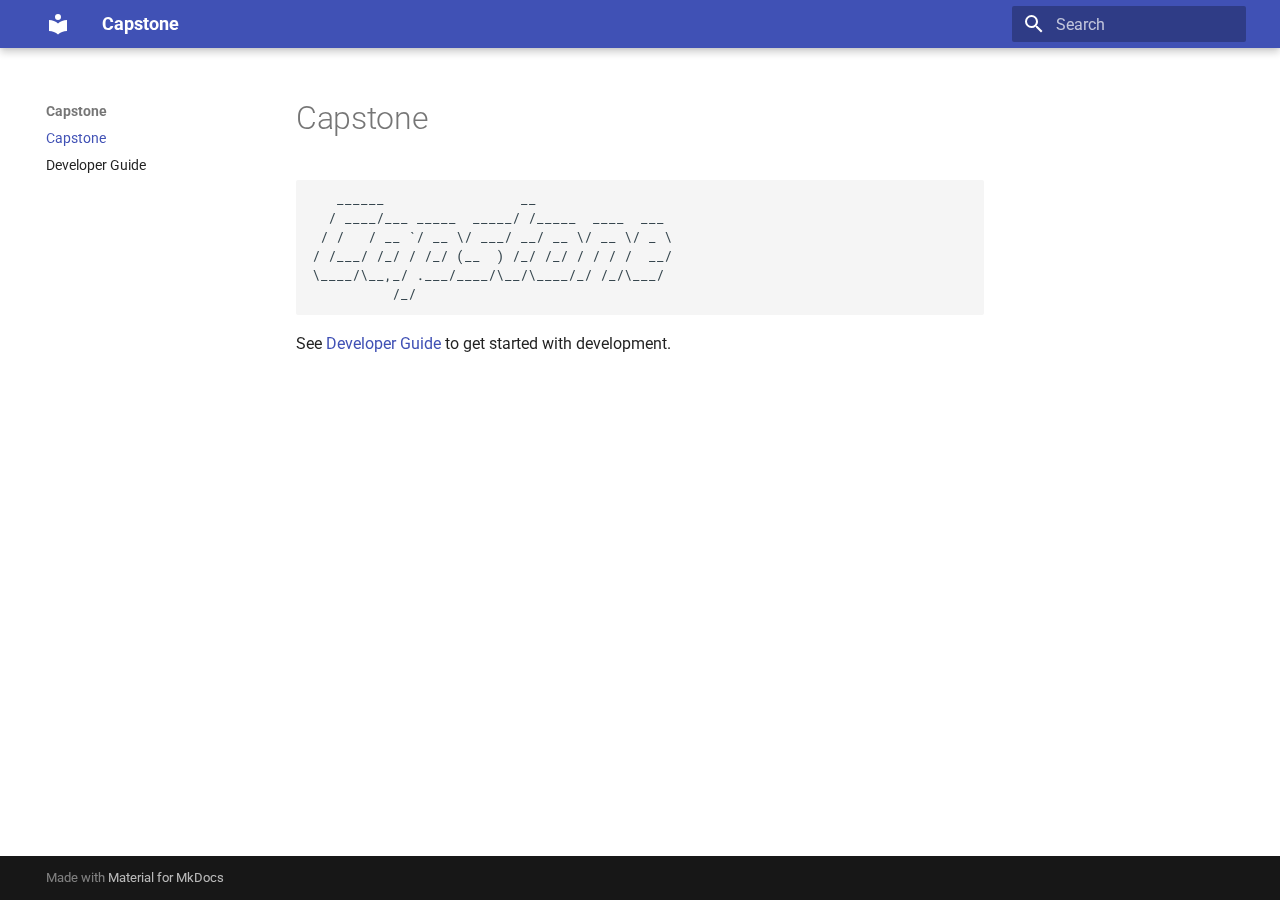
<file: index.html>
<!doctype html>
<html lang="en" class="no-js">
  <head>
    
      <meta charset="utf-8">
      <meta name="viewport" content="width=device-width,initial-scale=1">
      
      
      
      
      
        <link rel="next" href="dev-guide/">
      
      <link rel="icon" href="assets/images/favicon.png">
      <meta name="generator" content="mkdocs-1.4.3, mkdocs-material-9.1.15">
    
    
      
        <title>Capstone</title>
      
    
    
      <link rel="stylesheet" href="assets/stylesheets/main.26e3688c.min.css">
      
      

    
    
    
      
        
        
        <link rel="preconnect" href="https://fonts.gstatic.com" crossorigin>
        <link rel="stylesheet" href="https://fonts.googleapis.com/css?family=Roboto:300,300i,400,400i,700,700i%7CRoboto+Mono:400,400i,700,700i&display=fallback">
        <style>:root{--md-text-font:"Roboto";--md-code-font:"Roboto Mono"}</style>
      
    
    
    <script>__md_scope=new URL(".",location),__md_hash=e=>[...e].reduce((e,_)=>(e<<5)-e+_.charCodeAt(0),0),__md_get=(e,_=localStorage,t=__md_scope)=>JSON.parse(_.getItem(t.pathname+"."+e)),__md_set=(e,_,t=localStorage,a=__md_scope)=>{try{t.setItem(a.pathname+"."+e,JSON.stringify(_))}catch(e){}}</script>
    
      

    
    
    
  </head>
  
  
    <body dir="ltr">
  
    
    
      <script>var palette=__md_get("__palette");if(palette&&"object"==typeof palette.color)for(var key of Object.keys(palette.color))document.body.setAttribute("data-md-color-"+key,palette.color[key])</script>
    
    <input class="md-toggle" data-md-toggle="drawer" type="checkbox" id="__drawer" autocomplete="off">
    <input class="md-toggle" data-md-toggle="search" type="checkbox" id="__search" autocomplete="off">
    <label class="md-overlay" for="__drawer"></label>
    <div data-md-component="skip">
      
        
        <a href="#capstone" class="md-skip">
          Skip to content
        </a>
      
    </div>
    <div data-md-component="announce">
      
    </div>
    
    
      

  

<header class="md-header md-header--shadow" data-md-component="header">
  <nav class="md-header__inner md-grid" aria-label="Header">
    <a href="." title="Capstone" class="md-header__button md-logo" aria-label="Capstone" data-md-component="logo">
      
  
  <svg xmlns="http://www.w3.org/2000/svg" viewBox="0 0 24 24"><path d="M12 8a3 3 0 0 0 3-3 3 3 0 0 0-3-3 3 3 0 0 0-3 3 3 3 0 0 0 3 3m0 3.54C9.64 9.35 6.5 8 3 8v11c3.5 0 6.64 1.35 9 3.54 2.36-2.19 5.5-3.54 9-3.54V8c-3.5 0-6.64 1.35-9 3.54Z"/></svg>

    </a>
    <label class="md-header__button md-icon" for="__drawer">
      <svg xmlns="http://www.w3.org/2000/svg" viewBox="0 0 24 24"><path d="M3 6h18v2H3V6m0 5h18v2H3v-2m0 5h18v2H3v-2Z"/></svg>
    </label>
    <div class="md-header__title" data-md-component="header-title">
      <div class="md-header__ellipsis">
        <div class="md-header__topic">
          <span class="md-ellipsis">
            Capstone
          </span>
        </div>
        <div class="md-header__topic" data-md-component="header-topic">
          <span class="md-ellipsis">
            
              Capstone
            
          </span>
        </div>
      </div>
    </div>
    
    
    
      <label class="md-header__button md-icon" for="__search">
        <svg xmlns="http://www.w3.org/2000/svg" viewBox="0 0 24 24"><path d="M9.5 3A6.5 6.5 0 0 1 16 9.5c0 1.61-.59 3.09-1.56 4.23l.27.27h.79l5 5-1.5 1.5-5-5v-.79l-.27-.27A6.516 6.516 0 0 1 9.5 16 6.5 6.5 0 0 1 3 9.5 6.5 6.5 0 0 1 9.5 3m0 2C7 5 5 7 5 9.5S7 14 9.5 14 14 12 14 9.5 12 5 9.5 5Z"/></svg>
      </label>
      <div class="md-search" data-md-component="search" role="dialog">
  <label class="md-search__overlay" for="__search"></label>
  <div class="md-search__inner" role="search">
    <form class="md-search__form" name="search">
      <input type="text" class="md-search__input" name="query" aria-label="Search" placeholder="Search" autocapitalize="off" autocorrect="off" autocomplete="off" spellcheck="false" data-md-component="search-query" required>
      <label class="md-search__icon md-icon" for="__search">
        <svg xmlns="http://www.w3.org/2000/svg" viewBox="0 0 24 24"><path d="M9.5 3A6.5 6.5 0 0 1 16 9.5c0 1.61-.59 3.09-1.56 4.23l.27.27h.79l5 5-1.5 1.5-5-5v-.79l-.27-.27A6.516 6.516 0 0 1 9.5 16 6.5 6.5 0 0 1 3 9.5 6.5 6.5 0 0 1 9.5 3m0 2C7 5 5 7 5 9.5S7 14 9.5 14 14 12 14 9.5 12 5 9.5 5Z"/></svg>
        <svg xmlns="http://www.w3.org/2000/svg" viewBox="0 0 24 24"><path d="M20 11v2H8l5.5 5.5-1.42 1.42L4.16 12l7.92-7.92L13.5 5.5 8 11h12Z"/></svg>
      </label>
      <nav class="md-search__options" aria-label="Search">
        
        <button type="reset" class="md-search__icon md-icon" title="Clear" aria-label="Clear" tabindex="-1">
          <svg xmlns="http://www.w3.org/2000/svg" viewBox="0 0 24 24"><path d="M19 6.41 17.59 5 12 10.59 6.41 5 5 6.41 10.59 12 5 17.59 6.41 19 12 13.41 17.59 19 19 17.59 13.41 12 19 6.41Z"/></svg>
        </button>
      </nav>
      
    </form>
    <div class="md-search__output">
      <div class="md-search__scrollwrap" data-md-scrollfix>
        <div class="md-search-result" data-md-component="search-result">
          <div class="md-search-result__meta">
            Initializing search
          </div>
          <ol class="md-search-result__list" role="presentation"></ol>
        </div>
      </div>
    </div>
  </div>
</div>
    
    
  </nav>
  
</header>
    
    <div class="md-container" data-md-component="container">
      
      
        
          
        
      
      <main class="md-main" data-md-component="main">
        <div class="md-main__inner md-grid">
          
            
              
              <div class="md-sidebar md-sidebar--primary" data-md-component="sidebar" data-md-type="navigation" >
                <div class="md-sidebar__scrollwrap">
                  <div class="md-sidebar__inner">
                    


<nav class="md-nav md-nav--primary" aria-label="Navigation" data-md-level="0">
  <label class="md-nav__title" for="__drawer">
    <a href="." title="Capstone" class="md-nav__button md-logo" aria-label="Capstone" data-md-component="logo">
      
  
  <svg xmlns="http://www.w3.org/2000/svg" viewBox="0 0 24 24"><path d="M12 8a3 3 0 0 0 3-3 3 3 0 0 0-3-3 3 3 0 0 0-3 3 3 3 0 0 0 3 3m0 3.54C9.64 9.35 6.5 8 3 8v11c3.5 0 6.64 1.35 9 3.54 2.36-2.19 5.5-3.54 9-3.54V8c-3.5 0-6.64 1.35-9 3.54Z"/></svg>

    </a>
    Capstone
  </label>
  
  <ul class="md-nav__list" data-md-scrollfix>
    
      
      
      

  
  
    
  
  
    <li class="md-nav__item md-nav__item--active">
      
      <input class="md-nav__toggle md-toggle" type="checkbox" id="__toc">
      
      
        
      
      
      <a href="." class="md-nav__link md-nav__link--active">
        Capstone
      </a>
      
    </li>
  

    
      
      
      

  
  
  
    <li class="md-nav__item">
      <a href="dev-guide/" class="md-nav__link">
        Developer Guide
      </a>
    </li>
  

    
  </ul>
</nav>
                  </div>
                </div>
              </div>
            
            
              
              <div class="md-sidebar md-sidebar--secondary" data-md-component="sidebar" data-md-type="toc" >
                <div class="md-sidebar__scrollwrap">
                  <div class="md-sidebar__inner">
                    

<nav class="md-nav md-nav--secondary" aria-label="Table of contents">
  
  
  
    
  
  
</nav>
                  </div>
                </div>
              </div>
            
          
          
            <div class="md-content" data-md-component="content">
              <article class="md-content__inner md-typeset">
                
                  


<h1 id="capstone">Capstone</h1>
<pre><code>   ______                 __
  / ____/___ _____  _____/ /_____  ____  ___
 / /   / __ `/ __ \/ ___/ __/ __ \/ __ \/ _ \
/ /___/ /_/ / /_/ (__  ) /_/ /_/ / / / /  __/
\____/\__,_/ .___/____/\__/\____/_/ /_/\___/
          /_/
</code></pre>
<p>See <a href="dev-guide/">Developer Guide</a> to get started with development.</p>





                
              </article>
            </div>
          
          
        </div>
        
      </main>
      
        <footer class="md-footer">
  
  <div class="md-footer-meta md-typeset">
    <div class="md-footer-meta__inner md-grid">
      <div class="md-copyright">
  
  
    Made with
    <a href="https://squidfunk.github.io/mkdocs-material/" target="_blank" rel="noopener">
      Material for MkDocs
    </a>
  
</div>
      
    </div>
  </div>
</footer>
      
    </div>
    <div class="md-dialog" data-md-component="dialog">
      <div class="md-dialog__inner md-typeset"></div>
    </div>
    
    <script id="__config" type="application/json">{"base": ".", "features": [], "search": "assets/javascripts/workers/search.208ed371.min.js", "translations": {"clipboard.copied": "Copied to clipboard", "clipboard.copy": "Copy to clipboard", "search.result.more.one": "1 more on this page", "search.result.more.other": "# more on this page", "search.result.none": "No matching documents", "search.result.one": "1 matching document", "search.result.other": "# matching documents", "search.result.placeholder": "Type to start searching", "search.result.term.missing": "Missing", "select.version": "Select version"}}</script>
    
    
      <script src="assets/javascripts/bundle.b4d07000.min.js"></script>
      
    
  </body>
</html>
</file>
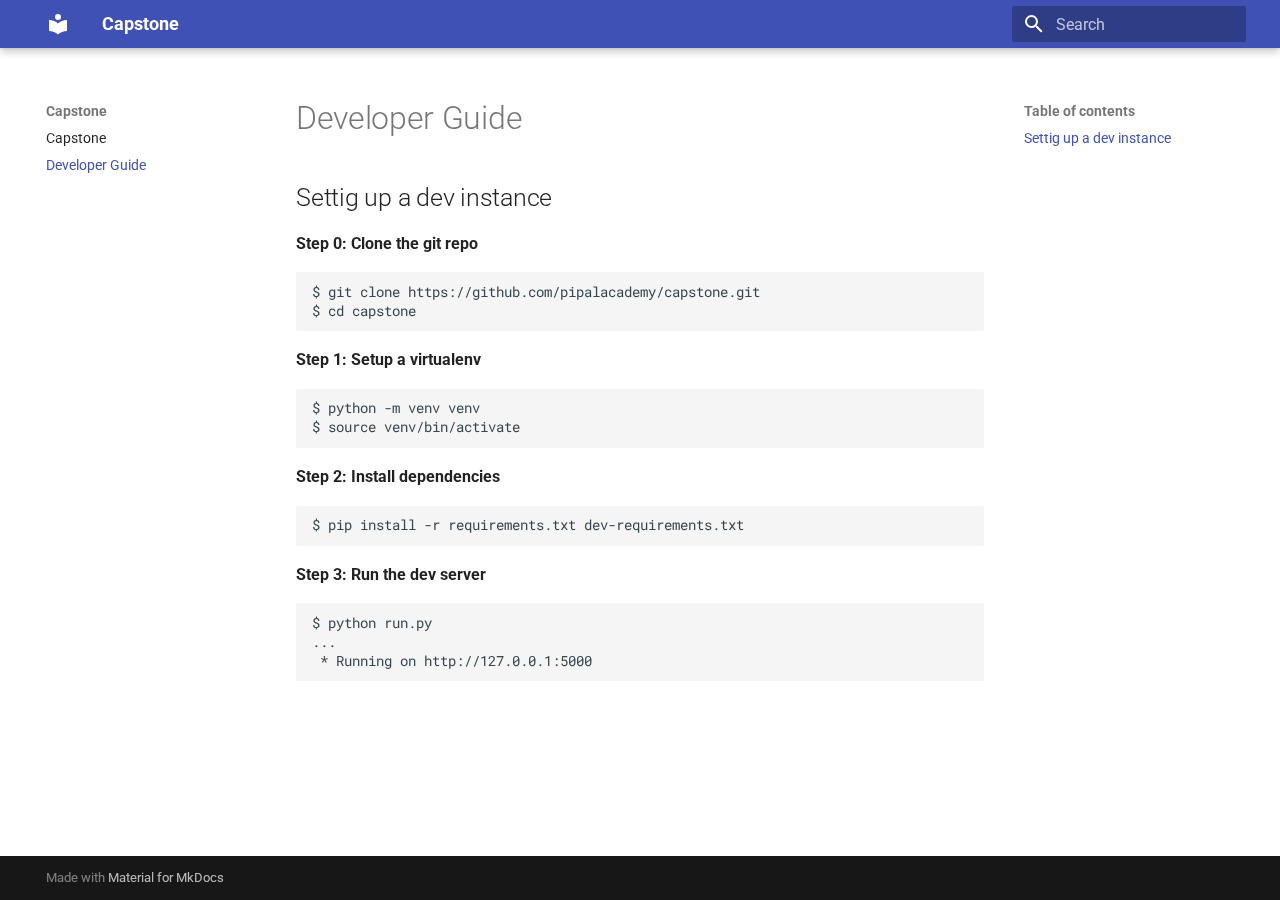
<file: dev-guide/index.html>
<!doctype html>
<html lang="en" class="no-js">
  <head>
    
      <meta charset="utf-8">
      <meta name="viewport" content="width=device-width,initial-scale=1">
      
      
      
      
        <link rel="prev" href="..">
      
      
      <link rel="icon" href="../assets/images/favicon.png">
      <meta name="generator" content="mkdocs-1.4.3, mkdocs-material-9.1.15">
    
    
      
        <title>Developer Guide - Capstone</title>
      
    
    
      <link rel="stylesheet" href="../assets/stylesheets/main.26e3688c.min.css">
      
      

    
    
    
      
        
        
        <link rel="preconnect" href="https://fonts.gstatic.com" crossorigin>
        <link rel="stylesheet" href="https://fonts.googleapis.com/css?family=Roboto:300,300i,400,400i,700,700i%7CRoboto+Mono:400,400i,700,700i&display=fallback">
        <style>:root{--md-text-font:"Roboto";--md-code-font:"Roboto Mono"}</style>
      
    
    
    <script>__md_scope=new URL("..",location),__md_hash=e=>[...e].reduce((e,_)=>(e<<5)-e+_.charCodeAt(0),0),__md_get=(e,_=localStorage,t=__md_scope)=>JSON.parse(_.getItem(t.pathname+"."+e)),__md_set=(e,_,t=localStorage,a=__md_scope)=>{try{t.setItem(a.pathname+"."+e,JSON.stringify(_))}catch(e){}}</script>
    
      

    
    
    
  </head>
  
  
    <body dir="ltr">
  
    
    
      <script>var palette=__md_get("__palette");if(palette&&"object"==typeof palette.color)for(var key of Object.keys(palette.color))document.body.setAttribute("data-md-color-"+key,palette.color[key])</script>
    
    <input class="md-toggle" data-md-toggle="drawer" type="checkbox" id="__drawer" autocomplete="off">
    <input class="md-toggle" data-md-toggle="search" type="checkbox" id="__search" autocomplete="off">
    <label class="md-overlay" for="__drawer"></label>
    <div data-md-component="skip">
      
        
        <a href="#developer-guide" class="md-skip">
          Skip to content
        </a>
      
    </div>
    <div data-md-component="announce">
      
    </div>
    
    
      

  

<header class="md-header md-header--shadow" data-md-component="header">
  <nav class="md-header__inner md-grid" aria-label="Header">
    <a href=".." title="Capstone" class="md-header__button md-logo" aria-label="Capstone" data-md-component="logo">
      
  
  <svg xmlns="http://www.w3.org/2000/svg" viewBox="0 0 24 24"><path d="M12 8a3 3 0 0 0 3-3 3 3 0 0 0-3-3 3 3 0 0 0-3 3 3 3 0 0 0 3 3m0 3.54C9.64 9.35 6.5 8 3 8v11c3.5 0 6.64 1.35 9 3.54 2.36-2.19 5.5-3.54 9-3.54V8c-3.5 0-6.64 1.35-9 3.54Z"/></svg>

    </a>
    <label class="md-header__button md-icon" for="__drawer">
      <svg xmlns="http://www.w3.org/2000/svg" viewBox="0 0 24 24"><path d="M3 6h18v2H3V6m0 5h18v2H3v-2m0 5h18v2H3v-2Z"/></svg>
    </label>
    <div class="md-header__title" data-md-component="header-title">
      <div class="md-header__ellipsis">
        <div class="md-header__topic">
          <span class="md-ellipsis">
            Capstone
          </span>
        </div>
        <div class="md-header__topic" data-md-component="header-topic">
          <span class="md-ellipsis">
            
              Developer Guide
            
          </span>
        </div>
      </div>
    </div>
    
    
    
      <label class="md-header__button md-icon" for="__search">
        <svg xmlns="http://www.w3.org/2000/svg" viewBox="0 0 24 24"><path d="M9.5 3A6.5 6.5 0 0 1 16 9.5c0 1.61-.59 3.09-1.56 4.23l.27.27h.79l5 5-1.5 1.5-5-5v-.79l-.27-.27A6.516 6.516 0 0 1 9.5 16 6.5 6.5 0 0 1 3 9.5 6.5 6.5 0 0 1 9.5 3m0 2C7 5 5 7 5 9.5S7 14 9.5 14 14 12 14 9.5 12 5 9.5 5Z"/></svg>
      </label>
      <div class="md-search" data-md-component="search" role="dialog">
  <label class="md-search__overlay" for="__search"></label>
  <div class="md-search__inner" role="search">
    <form class="md-search__form" name="search">
      <input type="text" class="md-search__input" name="query" aria-label="Search" placeholder="Search" autocapitalize="off" autocorrect="off" autocomplete="off" spellcheck="false" data-md-component="search-query" required>
      <label class="md-search__icon md-icon" for="__search">
        <svg xmlns="http://www.w3.org/2000/svg" viewBox="0 0 24 24"><path d="M9.5 3A6.5 6.5 0 0 1 16 9.5c0 1.61-.59 3.09-1.56 4.23l.27.27h.79l5 5-1.5 1.5-5-5v-.79l-.27-.27A6.516 6.516 0 0 1 9.5 16 6.5 6.5 0 0 1 3 9.5 6.5 6.5 0 0 1 9.5 3m0 2C7 5 5 7 5 9.5S7 14 9.5 14 14 12 14 9.5 12 5 9.5 5Z"/></svg>
        <svg xmlns="http://www.w3.org/2000/svg" viewBox="0 0 24 24"><path d="M20 11v2H8l5.5 5.5-1.42 1.42L4.16 12l7.92-7.92L13.5 5.5 8 11h12Z"/></svg>
      </label>
      <nav class="md-search__options" aria-label="Search">
        
        <button type="reset" class="md-search__icon md-icon" title="Clear" aria-label="Clear" tabindex="-1">
          <svg xmlns="http://www.w3.org/2000/svg" viewBox="0 0 24 24"><path d="M19 6.41 17.59 5 12 10.59 6.41 5 5 6.41 10.59 12 5 17.59 6.41 19 12 13.41 17.59 19 19 17.59 13.41 12 19 6.41Z"/></svg>
        </button>
      </nav>
      
    </form>
    <div class="md-search__output">
      <div class="md-search__scrollwrap" data-md-scrollfix>
        <div class="md-search-result" data-md-component="search-result">
          <div class="md-search-result__meta">
            Initializing search
          </div>
          <ol class="md-search-result__list" role="presentation"></ol>
        </div>
      </div>
    </div>
  </div>
</div>
    
    
  </nav>
  
</header>
    
    <div class="md-container" data-md-component="container">
      
      
        
          
        
      
      <main class="md-main" data-md-component="main">
        <div class="md-main__inner md-grid">
          
            
              
              <div class="md-sidebar md-sidebar--primary" data-md-component="sidebar" data-md-type="navigation" >
                <div class="md-sidebar__scrollwrap">
                  <div class="md-sidebar__inner">
                    


<nav class="md-nav md-nav--primary" aria-label="Navigation" data-md-level="0">
  <label class="md-nav__title" for="__drawer">
    <a href=".." title="Capstone" class="md-nav__button md-logo" aria-label="Capstone" data-md-component="logo">
      
  
  <svg xmlns="http://www.w3.org/2000/svg" viewBox="0 0 24 24"><path d="M12 8a3 3 0 0 0 3-3 3 3 0 0 0-3-3 3 3 0 0 0-3 3 3 3 0 0 0 3 3m0 3.54C9.64 9.35 6.5 8 3 8v11c3.5 0 6.64 1.35 9 3.54 2.36-2.19 5.5-3.54 9-3.54V8c-3.5 0-6.64 1.35-9 3.54Z"/></svg>

    </a>
    Capstone
  </label>
  
  <ul class="md-nav__list" data-md-scrollfix>
    
      
      
      

  
  
  
    <li class="md-nav__item">
      <a href=".." class="md-nav__link">
        Capstone
      </a>
    </li>
  

    
      
      
      

  
  
    
  
  
    <li class="md-nav__item md-nav__item--active">
      
      <input class="md-nav__toggle md-toggle" type="checkbox" id="__toc">
      
      
        
      
      
        <label class="md-nav__link md-nav__link--active" for="__toc">
          Developer Guide
          <span class="md-nav__icon md-icon"></span>
        </label>
      
      <a href="./" class="md-nav__link md-nav__link--active">
        Developer Guide
      </a>
      
        

<nav class="md-nav md-nav--secondary" aria-label="Table of contents">
  
  
  
    
  
  
    <label class="md-nav__title" for="__toc">
      <span class="md-nav__icon md-icon"></span>
      Table of contents
    </label>
    <ul class="md-nav__list" data-md-component="toc" data-md-scrollfix>
      
        <li class="md-nav__item">
  <a href="#settig-up-a-dev-instance" class="md-nav__link">
    Settig up a dev instance
  </a>
  
</li>
      
    </ul>
  
</nav>
      
    </li>
  

    
  </ul>
</nav>
                  </div>
                </div>
              </div>
            
            
              
              <div class="md-sidebar md-sidebar--secondary" data-md-component="sidebar" data-md-type="toc" >
                <div class="md-sidebar__scrollwrap">
                  <div class="md-sidebar__inner">
                    

<nav class="md-nav md-nav--secondary" aria-label="Table of contents">
  
  
  
    
  
  
    <label class="md-nav__title" for="__toc">
      <span class="md-nav__icon md-icon"></span>
      Table of contents
    </label>
    <ul class="md-nav__list" data-md-component="toc" data-md-scrollfix>
      
        <li class="md-nav__item">
  <a href="#settig-up-a-dev-instance" class="md-nav__link">
    Settig up a dev instance
  </a>
  
</li>
      
    </ul>
  
</nav>
                  </div>
                </div>
              </div>
            
          
          
            <div class="md-content" data-md-component="content">
              <article class="md-content__inner md-typeset">
                
                  


<h1 id="developer-guide">Developer Guide</h1>
<h2 id="settig-up-a-dev-instance">Settig up a dev instance</h2>
<p><strong>Step 0: Clone the git repo</strong></p>
<pre><code>$ git clone https://github.com/pipalacademy/capstone.git
$ cd capstone
</code></pre>
<p><strong>Step 1: Setup a virtualenv</strong></p>
<pre><code>$ python -m venv venv
$ source venv/bin/activate
</code></pre>
<p><strong>Step 2: Install dependencies</strong></p>
<pre><code>$ pip install -r requirements.txt dev-requirements.txt
</code></pre>
<p><strong>Step 3: Run the dev server</strong></p>
<pre><code>$ python run.py
...
 * Running on http://127.0.0.1:5000
</code></pre>





                
              </article>
            </div>
          
          
        </div>
        
      </main>
      
        <footer class="md-footer">
  
  <div class="md-footer-meta md-typeset">
    <div class="md-footer-meta__inner md-grid">
      <div class="md-copyright">
  
  
    Made with
    <a href="https://squidfunk.github.io/mkdocs-material/" target="_blank" rel="noopener">
      Material for MkDocs
    </a>
  
</div>
      
    </div>
  </div>
</footer>
      
    </div>
    <div class="md-dialog" data-md-component="dialog">
      <div class="md-dialog__inner md-typeset"></div>
    </div>
    
    <script id="__config" type="application/json">{"base": "..", "features": [], "search": "../assets/javascripts/workers/search.208ed371.min.js", "translations": {"clipboard.copied": "Copied to clipboard", "clipboard.copy": "Copy to clipboard", "search.result.more.one": "1 more on this page", "search.result.more.other": "# more on this page", "search.result.none": "No matching documents", "search.result.one": "1 matching document", "search.result.other": "# matching documents", "search.result.placeholder": "Type to start searching", "search.result.term.missing": "Missing", "select.version": "Select version"}}</script>
    
    
      <script src="../assets/javascripts/bundle.b4d07000.min.js"></script>
      
    
  </body>
</html>
</file>
<file: assets/stylesheets/main.26e3688c.min.css>
@charset "UTF-8";html{-webkit-text-size-adjust:none;-moz-text-size-adjust:none;text-size-adjust:none;box-sizing:border-box}*,:after,:before{box-sizing:inherit}@media (prefers-reduced-motion){*,:after,:before{transition:none!important}}body{margin:0}a,button,input,label{-webkit-tap-highlight-color:transparent}a{color:inherit;text-decoration:none}hr{border:0;box-sizing:initial;display:block;height:.05rem;overflow:visible;padding:0}small{font-size:80%}sub,sup{line-height:1em}img{border-style:none}table{border-collapse:initial;border-spacing:0}td,th{font-weight:400;vertical-align:top}button{background:#0000;border:0;font-family:inherit;font-size:inherit;margin:0;padding:0}input{border:0;outline:none}:root{--md-primary-fg-color:#4051b5;--md-primary-fg-color--light:#5d6cc0;--md-primary-fg-color--dark:#303fa1;--md-primary-bg-color:#fff;--md-primary-bg-color--light:#ffffffb3;--md-accent-fg-color:#526cfe;--md-accent-fg-color--transparent:#526cfe1a;--md-accent-bg-color:#fff;--md-accent-bg-color--light:#ffffffb3}[data-md-color-scheme=default]{color-scheme:light}[data-md-color-scheme=default] img[src$="#gh-dark-mode-only"],[data-md-color-scheme=default] img[src$="#only-dark"]{display:none}:root,[data-md-color-scheme=default]{--md-default-fg-color:#000000de;--md-default-fg-color--light:#0000008a;--md-default-fg-color--lighter:#00000052;--md-default-fg-color--lightest:#00000012;--md-default-bg-color:#fff;--md-default-bg-color--light:#ffffffb3;--md-default-bg-color--lighter:#ffffff4d;--md-default-bg-color--lightest:#ffffff1f;--md-code-fg-color:#36464e;--md-code-bg-color:#f5f5f5;--md-code-hl-color:#ffff0080;--md-code-hl-number-color:#d52a2a;--md-code-hl-special-color:#db1457;--md-code-hl-function-color:#a846b9;--md-code-hl-constant-color:#6e59d9;--md-code-hl-keyword-color:#3f6ec6;--md-code-hl-string-color:#1c7d4d;--md-code-hl-name-color:var(--md-code-fg-color);--md-code-hl-operator-color:var(--md-default-fg-color--light);--md-code-hl-punctuation-color:var(--md-default-fg-color--light);--md-code-hl-comment-color:var(--md-default-fg-color--light);--md-code-hl-generic-color:var(--md-default-fg-color--light);--md-code-hl-variable-color:var(--md-default-fg-color--light);--md-typeset-color:var(--md-default-fg-color);--md-typeset-a-color:var(--md-primary-fg-color);--md-typeset-mark-color:#ffff0080;--md-typeset-del-color:#f5503d26;--md-typeset-ins-color:#0bd57026;--md-typeset-kbd-color:#fafafa;--md-typeset-kbd-accent-color:#fff;--md-typeset-kbd-border-color:#b8b8b8;--md-typeset-table-color:#0000001f;--md-typeset-table-color--light:rgba(0,0,0,.035);--md-admonition-fg-color:var(--md-default-fg-color);--md-admonition-bg-color:var(--md-default-bg-color);--md-warning-fg-color:#000000de;--md-warning-bg-color:#ff9;--md-footer-fg-color:#fff;--md-footer-fg-color--light:#ffffffb3;--md-footer-fg-color--lighter:#ffffff73;--md-footer-bg-color:#000000de;--md-footer-bg-color--dark:#00000052;--md-shadow-z1:0 0.2rem 0.5rem #0000000d,0 0 0.05rem #0000001a;--md-shadow-z2:0 0.2rem 0.5rem #0000001a,0 0 0.05rem #00000040;--md-shadow-z3:0 0.2rem 0.5rem #0003,0 0 0.05rem #00000059}.md-icon svg{fill:currentcolor;display:block;height:1.2rem;width:1.2rem}body{-webkit-font-smoothing:antialiased;-moz-osx-font-smoothing:grayscale;--md-text-font-family:var(--md-text-font,_),-apple-system,BlinkMacSystemFont,Helvetica,Arial,sans-serif;--md-code-font-family:var(--md-code-font,_),SFMono-Regular,Consolas,Menlo,monospace}aside,body,input{font-feature-settings:"kern","liga";color:var(--md-typeset-color);font-family:var(--md-text-font-family)}code,kbd,pre{font-feature-settings:"kern";font-family:var(--md-code-font-family)}:root{--md-typeset-table-sort-icon:url('data:image/svg+xml;charset=utf-8,<svg xmlns="http://www.w3.org/2000/svg" viewBox="0 0 24 24"><path d="m18 21-4-4h3V7h-3l4-4 4 4h-3v10h3M2 19v-2h10v2M2 13v-2h7v2M2 7V5h4v2H2Z"/></svg>');--md-typeset-table-sort-icon--asc:url('data:image/svg+xml;charset=utf-8,<svg xmlns="http://www.w3.org/2000/svg" viewBox="0 0 24 24"><path d="M19 17h3l-4 4-4-4h3V3h2M2 17h10v2H2M6 5v2H2V5m0 6h7v2H2v-2Z"/></svg>');--md-typeset-table-sort-icon--desc:url('data:image/svg+xml;charset=utf-8,<svg xmlns="http://www.w3.org/2000/svg" viewBox="0 0 24 24"><path d="M19 7h3l-4-4-4 4h3v14h2M2 17h10v2H2M6 5v2H2V5m0 6h7v2H2v-2Z"/></svg>')}.md-typeset{-webkit-print-color-adjust:exact;color-adjust:exact;font-size:.8rem;line-height:1.6}@media print{.md-typeset{font-size:.68rem}}.md-typeset blockquote,.md-typeset dl,.md-typeset figure,.md-typeset ol,.md-typeset pre,.md-typeset ul{margin-bottom:1em;margin-top:1em}.md-typeset h1{color:var(--md-default-fg-color--light);font-size:2em;line-height:1.3;margin:0 0 1.25em}.md-typeset h1,.md-typeset h2{font-weight:300;letter-spacing:-.01em}.md-typeset h2{font-size:1.5625em;line-height:1.4;margin:1.6em 0 .64em}.md-typeset h3{font-size:1.25em;font-weight:400;letter-spacing:-.01em;line-height:1.5;margin:1.6em 0 .8em}.md-typeset h2+h3{margin-top:.8em}.md-typeset h4{font-weight:700;letter-spacing:-.01em;margin:1em 0}.md-typeset h5,.md-typeset h6{color:var(--md-default-fg-color--light);font-size:.8em;font-weight:700;letter-spacing:-.01em;margin:1.25em 0}.md-typeset h5{text-transform:uppercase}.md-typeset hr{border-bottom:.05rem solid var(--md-default-fg-color--lightest);display:flow-root;margin:1.5em 0}.md-typeset a{color:var(--md-typeset-a-color);word-break:break-word}.md-typeset a,.md-typeset a:before{transition:color 125ms}.md-typeset a:focus,.md-typeset a:hover{color:var(--md-accent-fg-color)}.md-typeset a:focus code,.md-typeset a:hover code{background-color:var(--md-accent-fg-color--transparent)}.md-typeset a code{color:currentcolor;transition:background-color 125ms}.md-typeset a.focus-visible{outline-color:var(--md-accent-fg-color);outline-offset:.2rem}.md-typeset code,.md-typeset kbd,.md-typeset pre{color:var(--md-code-fg-color);direction:ltr;font-variant-ligatures:none}@media print{.md-typeset code,.md-typeset kbd,.md-typeset pre{white-space:pre-wrap}}.md-typeset code{background-color:var(--md-code-bg-color);border-radius:.1rem;-webkit-box-decoration-break:clone;box-decoration-break:clone;font-size:.85em;padding:0 .2941176471em;word-break:break-word}.md-typeset code:not(.focus-visible){-webkit-tap-highlight-color:transparent;outline:none}.md-typeset pre{display:flow-root;line-height:1.4;position:relative}.md-typeset pre>code{-webkit-box-decoration-break:slice;box-decoration-break:slice;box-shadow:none;display:block;margin:0;outline-color:var(--md-accent-fg-color);overflow:auto;padding:.7720588235em 1.1764705882em;scrollbar-color:var(--md-default-fg-color--lighter) #0000;scrollbar-width:thin;touch-action:auto;word-break:normal}.md-typeset pre>code:hover{scrollbar-color:var(--md-accent-fg-color) #0000}.md-typeset pre>code::-webkit-scrollbar{height:.2rem;width:.2rem}.md-typeset pre>code::-webkit-scrollbar-thumb{background-color:var(--md-default-fg-color--lighter)}.md-typeset pre>code::-webkit-scrollbar-thumb:hover{background-color:var(--md-accent-fg-color)}.md-typeset kbd{background-color:var(--md-typeset-kbd-color);border-radius:.1rem;box-shadow:0 .1rem 0 .05rem var(--md-typeset-kbd-border-color),0 .1rem 0 var(--md-typeset-kbd-border-color),0 -.1rem .2rem var(--md-typeset-kbd-accent-color) inset;color:var(--md-default-fg-color);display:inline-block;font-size:.75em;padding:0 .6666666667em;vertical-align:text-top;word-break:break-word}.md-typeset mark{background-color:var(--md-typeset-mark-color);-webkit-box-decoration-break:clone;box-decoration-break:clone;color:inherit;word-break:break-word}.md-typeset abbr{border-bottom:.05rem dotted var(--md-default-fg-color--light);cursor:help;text-decoration:none}@media (hover:none){.md-typeset abbr[title]:focus:after,.md-typeset abbr[title]:hover:after{background-color:var(--md-default-fg-color);border-radius:.1rem;box-shadow:var(--md-shadow-z3);color:var(--md-default-bg-color);content:attr(title);font-size:.7rem;left:.8rem;margin-top:2em;padding:.2rem .3rem;position:absolute;right:.8rem}}.md-typeset small{opacity:.75}[dir=ltr] .md-typeset sub,[dir=ltr] .md-typeset sup{margin-left:.078125em}[dir=rtl] .md-typeset sub,[dir=rtl] .md-typeset sup{margin-right:.078125em}[dir=ltr] .md-typeset blockquote{padding-left:.6rem}[dir=rtl] .md-typeset blockquote{padding-right:.6rem}[dir=ltr] .md-typeset blockquote{border-left:.2rem solid var(--md-default-fg-color--lighter)}[dir=rtl] .md-typeset blockquote{border-right:.2rem solid var(--md-default-fg-color--lighter)}.md-typeset blockquote{color:var(--md-default-fg-color--light);margin-left:0;margin-right:0}.md-typeset ul{list-style-type:disc}[dir=ltr] .md-typeset ol,[dir=ltr] .md-typeset ul{margin-left:.625em}[dir=rtl] .md-typeset ol,[dir=rtl] .md-typeset ul{margin-right:.625em}.md-typeset ol,.md-typeset ul{padding:0}.md-typeset ol:not([hidden]),.md-typeset ul:not([hidden]){display:flow-root}.md-typeset ol ol,.md-typeset ul ol{list-style-type:lower-alpha}.md-typeset ol ol ol,.md-typeset ul ol ol{list-style-type:lower-roman}[dir=ltr] .md-typeset ol li,[dir=ltr] .md-typeset ul li{margin-left:1.25em}[dir=rtl] .md-typeset ol li,[dir=rtl] .md-typeset ul li{margin-right:1.25em}.md-typeset ol li,.md-typeset ul li{margin-bottom:.5em}.md-typeset ol li blockquote,.md-typeset ol li p,.md-typeset ul li blockquote,.md-typeset ul li p{margin:.5em 0}.md-typeset ol li:last-child,.md-typeset ul li:last-child{margin-bottom:0}[dir=ltr] .md-typeset ol li ol,[dir=ltr] .md-typeset ol li ul,[dir=ltr] .md-typeset ul li ol,[dir=ltr] .md-typeset ul li ul{margin-left:.625em}[dir=rtl] .md-typeset ol li ol,[dir=rtl] .md-typeset ol li ul,[dir=rtl] .md-typeset ul li ol,[dir=rtl] .md-typeset ul li ul{margin-right:.625em}.md-typeset ol li ol,.md-typeset ol li ul,.md-typeset ul li ol,.md-typeset ul li ul{margin-bottom:.5em;margin-top:.5em}[dir=ltr] .md-typeset dd{margin-left:1.875em}[dir=rtl] .md-typeset dd{margin-right:1.875em}.md-typeset dd{margin-bottom:1.5em;margin-top:1em}.md-typeset img,.md-typeset svg,.md-typeset video{height:auto;max-width:100%}.md-typeset img[align=left]{margin:1em 1em 1em 0}.md-typeset img[align=right]{margin:1em 0 1em 1em}.md-typeset img[align]:only-child{margin-top:0}.md-typeset figure{display:flow-root;margin:1em auto;max-width:100%;text-align:center;width:-webkit-fit-content;width:-moz-fit-content;width:fit-content}.md-typeset figure img{display:block}.md-typeset figcaption{font-style:italic;margin:1em auto;max-width:24rem}.md-typeset iframe{max-width:100%}.md-typeset table:not([class]){background-color:var(--md-default-bg-color);border:.05rem solid var(--md-typeset-table-color);border-radius:.1rem;display:inline-block;font-size:.64rem;max-width:100%;overflow:auto;touch-action:auto}@media print{.md-typeset table:not([class]){display:table}}.md-typeset table:not([class])+*{margin-top:1.5em}.md-typeset table:not([class]) td>:first-child,.md-typeset table:not([class]) th>:first-child{margin-top:0}.md-typeset table:not([class]) td>:last-child,.md-typeset table:not([class]) th>:last-child{margin-bottom:0}.md-typeset table:not([class]) td:not([align]),.md-typeset table:not([class]) th:not([align]){text-align:left}[dir=rtl] .md-typeset table:not([class]) td:not([align]),[dir=rtl] .md-typeset table:not([class]) th:not([align]){text-align:right}.md-typeset table:not([class]) th{font-weight:700;min-width:5rem;padding:.9375em 1.25em;vertical-align:top}.md-typeset table:not([class]) td{border-top:.05rem solid var(--md-typeset-table-color);padding:.9375em 1.25em;vertical-align:top}.md-typeset table:not([class]) tbody tr{transition:background-color 125ms}.md-typeset table:not([class]) tbody tr:hover{background-color:var(--md-typeset-table-color--light);box-shadow:0 .05rem 0 var(--md-default-bg-color) inset}.md-typeset table:not([class]) a{word-break:normal}.md-typeset table th[role=columnheader]{cursor:pointer}[dir=ltr] .md-typeset table th[role=columnheader]:after{margin-left:.5em}[dir=rtl] .md-typeset table th[role=columnheader]:after{margin-right:.5em}.md-typeset table th[role=columnheader]:after{content:"";display:inline-block;height:1.2em;-webkit-mask-image:var(--md-typeset-table-sort-icon);mask-image:var(--md-typeset-table-sort-icon);-webkit-mask-repeat:no-repeat;mask-repeat:no-repeat;-webkit-mask-size:contain;mask-size:contain;transition:background-color 125ms;vertical-align:text-bottom;width:1.2em}.md-typeset table th[role=columnheader]:hover:after{background-color:var(--md-default-fg-color--lighter)}.md-typeset table th[role=columnheader][aria-sort=ascending]:after{background-color:var(--md-default-fg-color--light);-webkit-mask-image:var(--md-typeset-table-sort-icon--asc);mask-image:var(--md-typeset-table-sort-icon--asc)}.md-typeset table th[role=columnheader][aria-sort=descending]:after{background-color:var(--md-default-fg-color--light);-webkit-mask-image:var(--md-typeset-table-sort-icon--desc);mask-image:var(--md-typeset-table-sort-icon--desc)}.md-typeset__scrollwrap{margin:1em -.8rem;overflow-x:auto;touch-action:auto}.md-typeset__table{display:inline-block;margin-bottom:.5em;padding:0 .8rem}@media print{.md-typeset__table{display:block}}html .md-typeset__table table{display:table;margin:0;overflow:hidden;width:100%}@media screen and (max-width:44.9375em){.md-content__inner>pre{margin:1em -.8rem}.md-content__inner>pre code{border-radius:0}}.md-banner{background-color:var(--md-footer-bg-color);color:var(--md-footer-fg-color);overflow:auto}@media print{.md-banner{display:none}}.md-banner--warning{background-color:var(--md-warning-bg-color);color:var(--md-warning-fg-color)}.md-banner__inner{font-size:.7rem;margin:.6rem auto;padding:0 .8rem}[dir=ltr] .md-banner__button{float:right}[dir=rtl] .md-banner__button{float:left}.md-banner__button{color:inherit;cursor:pointer;transition:opacity .25s}.md-banner__button:hover{opacity:.7}html{font-size:125%;height:100%;overflow-x:hidden}@media screen and (min-width:100em){html{font-size:137.5%}}@media screen and (min-width:125em){html{font-size:150%}}body{background-color:var(--md-default-bg-color);display:flex;flex-direction:column;font-size:.5rem;min-height:100%;position:relative;width:100%}@media print{body{display:block}}@media screen and (max-width:59.9375em){body[data-md-scrolllock]{position:fixed}}.md-grid{margin-left:auto;margin-right:auto;max-width:61rem}.md-container{display:flex;flex-direction:column;flex-grow:1}@media print{.md-container{display:block}}.md-main{flex-grow:1}.md-main__inner{display:flex;height:100%;margin-top:1.5rem}.md-ellipsis{overflow:hidden;text-overflow:ellipsis}.md-toggle{display:none}.md-option{height:0;opacity:0;position:absolute;width:0}.md-option:checked+label:not([hidden]){display:block}.md-option.focus-visible+label{outline-color:var(--md-accent-fg-color);outline-style:auto}.md-skip{background-color:var(--md-default-fg-color);border-radius:.1rem;color:var(--md-default-bg-color);font-size:.64rem;margin:.5rem;opacity:0;outline-color:var(--md-accent-fg-color);padding:.3rem .5rem;position:fixed;transform:translateY(.4rem);z-index:-1}.md-skip:focus{opacity:1;transform:translateY(0);transition:transform .25s cubic-bezier(.4,0,.2,1),opacity 175ms 75ms;z-index:10}@page{margin:25mm}:root{--md-clipboard-icon:url('data:image/svg+xml;charset=utf-8,<svg xmlns="http://www.w3.org/2000/svg" viewBox="0 0 24 24"><path d="M19 21H8V7h11m0-2H8a2 2 0 0 0-2 2v14a2 2 0 0 0 2 2h11a2 2 0 0 0 2-2V7a2 2 0 0 0-2-2m-3-4H4a2 2 0 0 0-2 2v14h2V3h12V1Z"/></svg>')}.md-clipboard{border-radius:.1rem;color:var(--md-default-fg-color--lightest);cursor:pointer;height:1.5em;outline-color:var(--md-accent-fg-color);outline-offset:.1rem;position:absolute;right:.5em;top:.5em;transition:color .25s;width:1.5em;z-index:1}@media print{.md-clipboard{display:none}}.md-clipboard:not(.focus-visible){-webkit-tap-highlight-color:transparent;outline:none}:hover>.md-clipboard{color:var(--md-default-fg-color--light)}.md-clipboard:focus,.md-clipboard:hover{color:var(--md-accent-fg-color)}.md-clipboard:after{background-color:currentcolor;content:"";display:block;height:1.125em;margin:0 auto;-webkit-mask-image:var(--md-clipboard-icon);mask-image:var(--md-clipboard-icon);-webkit-mask-position:center;mask-position:center;-webkit-mask-repeat:no-repeat;mask-repeat:no-repeat;-webkit-mask-size:contain;mask-size:contain;width:1.125em}.md-clipboard--inline{cursor:pointer}.md-clipboard--inline code{transition:color .25s,background-color .25s}.md-clipboard--inline:focus code,.md-clipboard--inline:hover code{background-color:var(--md-accent-fg-color--transparent);color:var(--md-accent-fg-color)}@keyframes consent{0%{opacity:0;transform:translateY(100%)}to{opacity:1;transform:translateY(0)}}@keyframes overlay{0%{opacity:0}to{opacity:1}}.md-consent__overlay{animation:overlay .25s both;-webkit-backdrop-filter:blur(.1rem);backdrop-filter:blur(.1rem);background-color:#0000008a;height:100%;opacity:1;position:fixed;top:0;width:100%;z-index:5}.md-consent__inner{animation:consent .5s cubic-bezier(.1,.7,.1,1) both;background-color:var(--md-default-bg-color);border:0;border-radius:.1rem;bottom:0;box-shadow:0 0 .2rem #0000001a,0 .2rem .4rem #0003;max-height:100%;overflow:auto;padding:0;position:fixed;width:100%;z-index:5}.md-consent__form{padding:.8rem}.md-consent__settings{display:none;margin:1em 0}input:checked+.md-consent__settings{display:block}.md-consent__controls{margin-bottom:.8rem}.md-typeset .md-consent__controls .md-button{display:inline}@media screen and (max-width:44.9375em){.md-typeset .md-consent__controls .md-button{display:block;margin-top:.4rem;text-align:center;width:100%}}.md-consent label{cursor:pointer}.md-content{flex-grow:1;min-width:0}.md-content__inner{margin:0 .8rem 1.2rem;padding-top:.6rem}@media screen and (min-width:76.25em){[dir=ltr] .md-sidebar--primary:not([hidden])~.md-content>.md-content__inner{margin-left:1.2rem}[dir=ltr] .md-sidebar--secondary:not([hidden])~.md-content>.md-content__inner,[dir=rtl] .md-sidebar--primary:not([hidden])~.md-content>.md-content__inner{margin-right:1.2rem}[dir=rtl] .md-sidebar--secondary:not([hidden])~.md-content>.md-content__inner{margin-left:1.2rem}}.md-content__inner:before{content:"";display:block;height:.4rem}.md-content__inner>:last-child{margin-bottom:0}[dir=ltr] .md-content__button{float:right}[dir=rtl] .md-content__button{float:left}[dir=ltr] .md-content__button{margin-left:.4rem}[dir=rtl] .md-content__button{margin-right:.4rem}.md-content__button{margin:.4rem 0;padding:0}@media print{.md-content__button{display:none}}.md-typeset .md-content__button{color:var(--md-default-fg-color--lighter)}.md-content__button svg{display:inline;vertical-align:top}[dir=rtl] .md-content__button svg{transform:scaleX(-1)}[dir=ltr] .md-dialog{right:.8rem}[dir=rtl] .md-dialog{left:.8rem}.md-dialog{background-color:var(--md-default-fg-color);border-radius:.1rem;bottom:.8rem;box-shadow:var(--md-shadow-z3);min-width:11.1rem;opacity:0;padding:.4rem .6rem;pointer-events:none;position:fixed;transform:translateY(100%);transition:transform 0ms .4s,opacity .4s;z-index:4}@media print{.md-dialog{display:none}}.md-dialog--active{opacity:1;pointer-events:auto;transform:translateY(0);transition:transform .4s cubic-bezier(.075,.85,.175,1),opacity .4s}.md-dialog__inner{color:var(--md-default-bg-color);font-size:.7rem}.md-feedback{margin:2em 0 1em;text-align:center}.md-feedback fieldset{border:none;margin:0;padding:0}.md-feedback__title{font-weight:700;margin:1em auto}.md-feedback__inner{position:relative}.md-feedback__list{align-content:baseline;display:flex;flex-wrap:wrap;justify-content:center;position:relative}.md-feedback__list:hover .md-icon:not(:disabled){color:var(--md-default-fg-color--lighter)}:disabled .md-feedback__list{min-height:1.8rem}.md-feedback__icon{color:var(--md-default-fg-color--light);cursor:pointer;flex-shrink:0;margin:0 .1rem;transition:color 125ms}.md-feedback__icon:not(:disabled).md-icon:hover{color:var(--md-accent-fg-color)}.md-feedback__icon:disabled{color:var(--md-default-fg-color--lightest);pointer-events:none}.md-feedback__note{opacity:0;position:relative;transform:translateY(.4rem);transition:transform .4s cubic-bezier(.1,.7,.1,1),opacity .15s}.md-feedback__note>*{margin:0 auto;max-width:16rem}:disabled .md-feedback__note{opacity:1;transform:translateY(0)}.md-footer{background-color:var(--md-footer-bg-color);color:var(--md-footer-fg-color)}@media print{.md-footer{display:none}}.md-footer__inner{justify-content:space-between;overflow:auto;padding:.2rem}.md-footer__inner:not([hidden]){display:flex}.md-footer__link{align-items:end;display:flex;flex-grow:0.01;margin-bottom:.4rem;margin-top:1rem;max-width:100%;outline-color:var(--md-accent-fg-color);overflow:hidden;transition:opacity .25s}.md-footer__link:focus,.md-footer__link:hover{opacity:.7}[dir=rtl] .md-footer__link svg{transform:scaleX(-1)}@media screen and (max-width:44.9375em){.md-footer__link--prev{flex-shrink:0}.md-footer__link--prev .md-footer__title{display:none}}[dir=ltr] .md-footer__link--next{margin-left:auto}[dir=rtl] .md-footer__link--next{margin-right:auto}.md-footer__link--next{text-align:right}[dir=rtl] .md-footer__link--next{text-align:left}.md-footer__title{flex-grow:1;font-size:.9rem;margin-bottom:.7rem;max-width:calc(100% - 2.4rem);padding:0 1rem;white-space:nowrap}.md-footer__button{margin:.2rem;padding:.4rem}.md-footer__direction{font-size:.64rem;opacity:.7}.md-footer-meta{background-color:var(--md-footer-bg-color--dark)}.md-footer-meta__inner{display:flex;flex-wrap:wrap;justify-content:space-between;padding:.2rem}html .md-footer-meta.md-typeset a{color:var(--md-footer-fg-color--light)}html .md-footer-meta.md-typeset a:focus,html .md-footer-meta.md-typeset a:hover{color:var(--md-footer-fg-color)}.md-copyright{color:var(--md-footer-fg-color--lighter);font-size:.64rem;margin:auto .6rem;padding:.4rem 0;width:100%}@media screen and (min-width:45em){.md-copyright{width:auto}}.md-copyright__highlight{color:var(--md-footer-fg-color--light)}.md-social{margin:0 .4rem;padding:.2rem 0 .6rem}@media screen and (min-width:45em){.md-social{padding:.6rem 0}}.md-social__link{display:inline-block;height:1.6rem;text-align:center;width:1.6rem}.md-social__link:before{line-height:1.9}.md-social__link svg{fill:currentcolor;max-height:.8rem;vertical-align:-25%}.md-typeset .md-button{border:.1rem solid;border-radius:.1rem;color:var(--md-primary-fg-color);cursor:pointer;display:inline-block;font-weight:700;padding:.625em 2em;transition:color 125ms,background-color 125ms,border-color 125ms}.md-typeset .md-button--primary{background-color:var(--md-primary-fg-color);border-color:var(--md-primary-fg-color);color:var(--md-primary-bg-color)}.md-typeset .md-button:focus,.md-typeset .md-button:hover{background-color:var(--md-accent-fg-color);border-color:var(--md-accent-fg-color);color:var(--md-accent-bg-color)}[dir=ltr] .md-typeset .md-input{border-top-left-radius:.1rem}[dir=ltr] .md-typeset .md-input,[dir=rtl] .md-typeset .md-input{border-top-right-radius:.1rem}[dir=rtl] .md-typeset .md-input{border-top-left-radius:.1rem}.md-typeset .md-input{border-bottom:.1rem solid var(--md-default-fg-color--lighter);box-shadow:var(--md-shadow-z1);font-size:.8rem;height:1.8rem;padding:0 .6rem;transition:border .25s,box-shadow .25s}.md-typeset .md-input:focus,.md-typeset .md-input:hover{border-bottom-color:var(--md-accent-fg-color);box-shadow:var(--md-shadow-z2)}.md-typeset .md-input--stretch{width:100%}.md-header{background-color:var(--md-primary-fg-color);box-shadow:0 0 .2rem #0000,0 .2rem .4rem #0000;color:var(--md-primary-bg-color);display:block;left:0;position:sticky;right:0;top:0;z-index:4}@media print{.md-header{display:none}}.md-header[hidden]{transform:translateY(-100%);transition:transform .25s cubic-bezier(.8,0,.6,1),box-shadow .25s}.md-header--shadow{box-shadow:0 0 .2rem #0000001a,0 .2rem .4rem #0003;transition:transform .25s cubic-bezier(.1,.7,.1,1),box-shadow .25s}.md-header__inner{align-items:center;display:flex;padding:0 .2rem}.md-header__button{color:currentcolor;cursor:pointer;margin:.2rem;outline-color:var(--md-accent-fg-color);padding:.4rem;position:relative;transition:opacity .25s;vertical-align:middle;z-index:1}.md-header__button:hover{opacity:.7}.md-header__button:not([hidden]){display:inline-block}.md-header__button:not(.focus-visible){-webkit-tap-highlight-color:transparent;outline:none}.md-header__button.md-logo{margin:.2rem;padding:.4rem}@media screen and (max-width:76.1875em){.md-header__button.md-logo{display:none}}.md-header__button.md-logo img,.md-header__button.md-logo svg{fill:currentcolor;display:block;height:1.2rem;width:auto}@media screen and (min-width:60em){.md-header__button[for=__search]{display:none}}.no-js .md-header__button[for=__search]{display:none}[dir=rtl] .md-header__button[for=__search] svg{transform:scaleX(-1)}@media screen and (min-width:76.25em){.md-header__button[for=__drawer]{display:none}}.md-header__topic{display:flex;max-width:100%;position:absolute;transition:transform .4s cubic-bezier(.1,.7,.1,1),opacity .15s;white-space:nowrap}.md-header__topic+.md-header__topic{opacity:0;pointer-events:none;transform:translateX(1.25rem);transition:transform .4s cubic-bezier(1,.7,.1,.1),opacity .15s;z-index:-1}[dir=rtl] .md-header__topic+.md-header__topic{transform:translateX(-1.25rem)}.md-header__topic:first-child{font-weight:700}[dir=ltr] .md-header__title{margin-left:1rem}[dir=rtl] .md-header__title{margin-right:1rem}[dir=ltr] .md-header__title{margin-right:.4rem}[dir=rtl] .md-header__title{margin-left:.4rem}.md-header__title{flex-grow:1;font-size:.9rem;height:2.4rem;line-height:2.4rem}.md-header__title--active .md-header__topic{opacity:0;pointer-events:none;transform:translateX(-1.25rem);transition:transform .4s cubic-bezier(1,.7,.1,.1),opacity .15s;z-index:-1}[dir=rtl] .md-header__title--active .md-header__topic{transform:translateX(1.25rem)}.md-header__title--active .md-header__topic+.md-header__topic{opacity:1;pointer-events:auto;transform:translateX(0);transition:transform .4s cubic-bezier(.1,.7,.1,1),opacity .15s;z-index:0}.md-header__title>.md-header__ellipsis{height:100%;position:relative;width:100%}.md-header__option{display:flex;flex-shrink:0;max-width:100%;transition:max-width 0ms .25s,opacity .25s .25s;white-space:nowrap}[data-md-toggle=search]:checked~.md-header .md-header__option{max-width:0;opacity:0;transition:max-width 0ms,opacity 0ms}.md-header__source{display:none}@media screen and (min-width:60em){[dir=ltr] .md-header__source{margin-left:1rem}[dir=rtl] .md-header__source{margin-right:1rem}.md-header__source{display:block;max-width:11.7rem;width:11.7rem}}@media screen and (min-width:76.25em){[dir=ltr] .md-header__source{margin-left:1.4rem}[dir=rtl] .md-header__source{margin-right:1.4rem}}:root{--md-nav-icon--prev:url('data:image/svg+xml;charset=utf-8,<svg xmlns="http://www.w3.org/2000/svg" viewBox="0 0 24 24"><path d="M20 11v2H8l5.5 5.5-1.42 1.42L4.16 12l7.92-7.92L13.5 5.5 8 11h12Z"/></svg>');--md-nav-icon--next:url('data:image/svg+xml;charset=utf-8,<svg xmlns="http://www.w3.org/2000/svg" viewBox="0 0 24 24"><path d="M8.59 16.58 13.17 12 8.59 7.41 10 6l6 6-6 6-1.41-1.42Z"/></svg>');--md-toc-icon:url('data:image/svg+xml;charset=utf-8,<svg xmlns="http://www.w3.org/2000/svg" viewBox="0 0 24 24"><path d="M3 9h14V7H3v2m0 4h14v-2H3v2m0 4h14v-2H3v2m16 0h2v-2h-2v2m0-10v2h2V7h-2m0 6h2v-2h-2v2Z"/></svg>')}.md-nav{font-size:.7rem;line-height:1.3}.md-nav__title{color:var(--md-default-fg-color--light);display:block;font-weight:700;overflow:hidden;padding:0 .6rem;text-overflow:ellipsis}.md-nav__title .md-nav__button{display:none}.md-nav__title .md-nav__button img{height:100%;width:auto}.md-nav__title .md-nav__button.md-logo img,.md-nav__title .md-nav__button.md-logo svg{fill:currentcolor;display:block;height:2.4rem;max-width:100%;object-fit:contain;width:auto}.md-nav__list{list-style:none;margin:0;padding:0}.md-nav__item{padding:0 .6rem}[dir=ltr] .md-nav__item .md-nav__item{padding-right:0}[dir=rtl] .md-nav__item .md-nav__item{padding-left:0}.md-nav__link{align-items:center;cursor:pointer;display:flex;justify-content:space-between;margin-top:.625em;overflow:hidden;scroll-snap-align:start;text-overflow:ellipsis;transition:color 125ms}.md-nav__link--passed{color:var(--md-default-fg-color--light)}.md-nav__item .md-nav__link--active{color:var(--md-typeset-a-color)}.md-nav__item .md-nav__link--index [href]{width:100%}.md-nav__link:focus,.md-nav__link:hover{color:var(--md-accent-fg-color)}.md-nav__link.focus-visible{outline-color:var(--md-accent-fg-color);outline-offset:.2rem}.md-nav--primary .md-nav__link[for=__toc]{display:none}.md-nav--primary .md-nav__link[for=__toc] .md-icon:after{background-color:currentcolor;display:block;height:100%;-webkit-mask-image:var(--md-toc-icon);mask-image:var(--md-toc-icon);width:100%}.md-nav--primary .md-nav__link[for=__toc]~.md-nav{display:none}.md-nav__link>*{cursor:pointer;display:flex}.md-nav__icon{flex-shrink:0}.md-nav__source{display:none}@media screen and (max-width:76.1875em){.md-nav--primary,.md-nav--primary .md-nav{background-color:var(--md-default-bg-color);display:flex;flex-direction:column;height:100%;left:0;position:absolute;right:0;top:0;z-index:1}.md-nav--primary .md-nav__item,.md-nav--primary .md-nav__title{font-size:.8rem;line-height:1.5}.md-nav--primary .md-nav__title{background-color:var(--md-default-fg-color--lightest);color:var(--md-default-fg-color--light);cursor:pointer;height:5.6rem;line-height:2.4rem;padding:3rem .8rem .2rem;position:relative;white-space:nowrap}[dir=ltr] .md-nav--primary .md-nav__title .md-nav__icon{left:.4rem}[dir=rtl] .md-nav--primary .md-nav__title .md-nav__icon{right:.4rem}.md-nav--primary .md-nav__title .md-nav__icon{display:block;height:1.2rem;margin:.2rem;position:absolute;top:.4rem;width:1.2rem}.md-nav--primary .md-nav__title .md-nav__icon:after{background-color:currentcolor;content:"";display:block;height:100%;-webkit-mask-image:var(--md-nav-icon--prev);mask-image:var(--md-nav-icon--prev);-webkit-mask-position:center;mask-position:center;-webkit-mask-repeat:no-repeat;mask-repeat:no-repeat;-webkit-mask-size:contain;mask-size:contain;width:100%}.md-nav--primary .md-nav__title~.md-nav__list{background-color:var(--md-default-bg-color);box-shadow:0 .05rem 0 var(--md-default-fg-color--lightest) inset;overflow-y:auto;scroll-snap-type:y mandatory;touch-action:pan-y}.md-nav--primary .md-nav__title~.md-nav__list>:first-child{border-top:0}.md-nav--primary .md-nav__title[for=__drawer]{background-color:var(--md-primary-fg-color);color:var(--md-primary-bg-color);font-weight:700}.md-nav--primary .md-nav__title .md-logo{display:block;left:.2rem;margin:.2rem;padding:.4rem;position:absolute;right:.2rem;top:.2rem}.md-nav--primary .md-nav__list{flex:1}.md-nav--primary .md-nav__item{border-top:.05rem solid var(--md-default-fg-color--lightest);padding:0}.md-nav--primary .md-nav__item--active>.md-nav__link{color:var(--md-typeset-a-color)}.md-nav--primary .md-nav__item--active>.md-nav__link:focus,.md-nav--primary .md-nav__item--active>.md-nav__link:hover{color:var(--md-accent-fg-color)}.md-nav--primary .md-nav__link{margin-top:0;padding:.6rem .8rem}[dir=ltr] .md-nav--primary .md-nav__link .md-nav__icon{margin-right:-.2rem}[dir=rtl] .md-nav--primary .md-nav__link .md-nav__icon{margin-left:-.2rem}.md-nav--primary .md-nav__link .md-nav__icon{font-size:1.2rem;height:1.2rem;width:1.2rem}.md-nav--primary .md-nav__link .md-nav__icon:after{background-color:currentcolor;content:"";display:block;height:100%;-webkit-mask-image:var(--md-nav-icon--next);mask-image:var(--md-nav-icon--next);-webkit-mask-position:center;mask-position:center;-webkit-mask-repeat:no-repeat;mask-repeat:no-repeat;-webkit-mask-size:contain;mask-size:contain;width:100%}[dir=rtl] .md-nav--primary .md-nav__icon:after{transform:scale(-1)}.md-nav--primary .md-nav--secondary .md-nav{background-color:initial;position:static}[dir=ltr] .md-nav--primary .md-nav--secondary .md-nav .md-nav__link{padding-left:1.4rem}[dir=rtl] .md-nav--primary .md-nav--secondary .md-nav .md-nav__link{padding-right:1.4rem}[dir=ltr] .md-nav--primary .md-nav--secondary .md-nav .md-nav .md-nav__link{padding-left:2rem}[dir=rtl] .md-nav--primary .md-nav--secondary .md-nav .md-nav .md-nav__link{padding-right:2rem}[dir=ltr] .md-nav--primary .md-nav--secondary .md-nav .md-nav .md-nav .md-nav__link{padding-left:2.6rem}[dir=rtl] .md-nav--primary .md-nav--secondary .md-nav .md-nav .md-nav .md-nav__link{padding-right:2.6rem}[dir=ltr] .md-nav--primary .md-nav--secondary .md-nav .md-nav .md-nav .md-nav .md-nav__link{padding-left:3.2rem}[dir=rtl] .md-nav--primary .md-nav--secondary .md-nav .md-nav .md-nav .md-nav .md-nav__link{padding-right:3.2rem}.md-nav--secondary{background-color:initial}.md-nav__toggle~.md-nav{display:flex;opacity:0;transform:translateX(100%);transition:transform .25s cubic-bezier(.8,0,.6,1),opacity 125ms 50ms}[dir=rtl] .md-nav__toggle~.md-nav{transform:translateX(-100%)}.md-nav__toggle:checked~.md-nav{opacity:1;transform:translateX(0);transition:transform .25s cubic-bezier(.4,0,.2,1),opacity 125ms 125ms}.md-nav__toggle:checked~.md-nav>.md-nav__list{-webkit-backface-visibility:hidden;backface-visibility:hidden}}@media screen and (max-width:59.9375em){.md-nav--primary .md-nav__link[for=__toc]{display:flex}.md-nav--primary .md-nav__link[for=__toc] .md-icon:after{content:""}.md-nav--primary .md-nav__link[for=__toc]+.md-nav__link{display:none}.md-nav--primary .md-nav__link[for=__toc]~.md-nav{display:flex}.md-nav__source{background-color:var(--md-primary-fg-color--dark);color:var(--md-primary-bg-color);display:block;padding:0 .2rem}}@media screen and (min-width:60em) and (max-width:76.1875em){.md-nav--integrated .md-nav__link[for=__toc]{display:flex}.md-nav--integrated .md-nav__link[for=__toc] .md-icon:after{content:""}.md-nav--integrated .md-nav__link[for=__toc]+.md-nav__link{display:none}.md-nav--integrated .md-nav__link[for=__toc]~.md-nav{display:flex}}@media screen and (min-width:60em){.md-nav--secondary .md-nav__title{background:var(--md-default-bg-color);box-shadow:0 0 .4rem .4rem var(--md-default-bg-color);position:sticky;top:0;z-index:1}.md-nav--secondary .md-nav__title[for=__toc]{scroll-snap-align:start}.md-nav--secondary .md-nav__title .md-nav__icon{display:none}}@media screen and (min-width:76.25em){.md-nav{transition:max-height .25s cubic-bezier(.86,0,.07,1)}.md-nav--primary .md-nav__title{background:var(--md-default-bg-color);box-shadow:0 0 .4rem .4rem var(--md-default-bg-color);position:sticky;top:0;z-index:1}.md-nav--primary .md-nav__title[for=__drawer]{scroll-snap-align:start}.md-nav--primary .md-nav__title .md-nav__icon,.md-nav__toggle~.md-nav{display:none}.md-nav__toggle:checked~.md-nav,.md-nav__toggle:indeterminate~.md-nav{display:block}.md-nav__item--nested>.md-nav>.md-nav__title{display:none}.md-nav__item--section{display:block;margin:1.25em 0}.md-nav__item--section:last-child{margin-bottom:0}.md-nav__item--section>.md-nav__link{font-weight:700;pointer-events:none}.md-nav__item--section>.md-nav__link[for]{color:var(--md-default-fg-color--light)}.md-nav__item--section>.md-nav__link--index [href]{pointer-events:auto}.md-nav__item--section>.md-nav__link .md-nav__icon{display:none}.md-nav__item--section>.md-nav{display:block}.md-nav__item--section>.md-nav>.md-nav__list>.md-nav__item{padding:0}.md-nav__icon{border-radius:100%;height:.9rem;transition:background-color .25s;width:.9rem}.md-nav__icon:hover{background-color:var(--md-accent-fg-color--transparent)}.md-nav__icon:after{background-color:currentcolor;border-radius:100%;content:"";display:inline-block;height:100%;-webkit-mask-image:var(--md-nav-icon--next);mask-image:var(--md-nav-icon--next);-webkit-mask-position:center;mask-position:center;-webkit-mask-repeat:no-repeat;mask-repeat:no-repeat;-webkit-mask-size:contain;mask-size:contain;transition:transform .25s;vertical-align:-.1rem;width:100%}[dir=rtl] .md-nav__icon:after{transform:rotate(180deg)}.md-nav__item--nested .md-nav__toggle:checked~.md-nav__link .md-nav__icon:after,.md-nav__item--nested .md-nav__toggle:indeterminate~.md-nav__link .md-nav__icon:after{transform:rotate(90deg)}.md-nav--lifted>.md-nav__list>.md-nav__item,.md-nav--lifted>.md-nav__list>.md-nav__item--nested,.md-nav--lifted>.md-nav__title{display:none}.md-nav--lifted>.md-nav__list>.md-nav__item--active{display:block;padding:0}.md-nav--lifted>.md-nav__list>.md-nav__item--active>.md-nav__link{background:var(--md-default-bg-color);box-shadow:0 0 .4rem .4rem var(--md-default-bg-color);font-weight:700;margin-top:0;padding:0 .6rem;position:sticky;top:0;z-index:1}.md-nav--lifted>.md-nav__list>.md-nav__item--active>.md-nav__link:not(.md-nav__link--index){pointer-events:none}.md-nav--lifted>.md-nav__list>.md-nav__item--active>.md-nav__link .md-nav__icon{display:none}.md-nav--lifted>.md-nav__list>.md-nav__item>[for]{color:var(--md-default-fg-color--light)}.md-nav--lifted .md-nav[data-md-level="1"]{display:block}[dir=ltr] .md-nav--lifted .md-nav[data-md-level="1"]>.md-nav__list>.md-nav__item{padding-right:.6rem}[dir=rtl] .md-nav--lifted .md-nav[data-md-level="1"]>.md-nav__list>.md-nav__item{padding-left:.6rem}.md-nav--integrated>.md-nav__list>.md-nav__item--active:not(.md-nav__item--nested){padding:0 .6rem}.md-nav--integrated>.md-nav__list>.md-nav__item--active:not(.md-nav__item--nested)>.md-nav__link{padding:0}[dir=ltr] .md-nav--integrated>.md-nav__list>.md-nav__item--active .md-nav--secondary{border-left:.05rem solid var(--md-primary-fg-color)}[dir=rtl] .md-nav--integrated>.md-nav__list>.md-nav__item--active .md-nav--secondary{border-right:.05rem solid var(--md-primary-fg-color)}.md-nav--integrated>.md-nav__list>.md-nav__item--active .md-nav--secondary{display:block;margin-bottom:1.25em}.md-nav--integrated>.md-nav__list>.md-nav__item--active .md-nav--secondary>.md-nav__title{display:none}}:root{--md-search-result-icon:url('data:image/svg+xml;charset=utf-8,<svg xmlns="http://www.w3.org/2000/svg" viewBox="0 0 24 24"><path d="M14 2H6a2 2 0 0 0-2 2v16a2 2 0 0 0 2 2h7c-.41-.25-.8-.56-1.14-.9-.33-.33-.61-.7-.86-1.1H6V4h7v5h5v1.18c.71.16 1.39.43 2 .82V8l-6-6m6.31 16.9c1.33-2.11.69-4.9-1.4-6.22-2.11-1.33-4.91-.68-6.22 1.4-1.34 2.11-.69 4.89 1.4 6.22 1.46.93 3.32.93 4.79.02L22 23.39 23.39 22l-3.08-3.1m-3.81.1a2.5 2.5 0 0 1-2.5-2.5 2.5 2.5 0 0 1 2.5-2.5 2.5 2.5 0 0 1 2.5 2.5 2.5 2.5 0 0 1-2.5 2.5Z"/></svg>')}.md-search{position:relative}@media screen and (min-width:60em){.md-search{padding:.2rem 0}}.no-js .md-search{display:none}.md-search__overlay{opacity:0;z-index:1}@media screen and (max-width:59.9375em){[dir=ltr] .md-search__overlay{left:-2.2rem}[dir=rtl] .md-search__overlay{right:-2.2rem}.md-search__overlay{background-color:var(--md-default-bg-color);border-radius:1rem;height:2rem;overflow:hidden;pointer-events:none;position:absolute;top:-1rem;transform-origin:center;transition:transform .3s .1s,opacity .2s .2s;width:2rem}[data-md-toggle=search]:checked~.md-header .md-search__overlay{opacity:1;transition:transform .4s,opacity .1s}}@media screen and (min-width:60em){[dir=ltr] .md-search__overlay{left:0}[dir=rtl] .md-search__overlay{right:0}.md-search__overlay{background-color:#0000008a;cursor:pointer;height:0;position:fixed;top:0;transition:width 0ms .25s,height 0ms .25s,opacity .25s;width:0}[data-md-toggle=search]:checked~.md-header .md-search__overlay{height:200vh;opacity:1;transition:width 0ms,height 0ms,opacity .25s;width:100%}}@media screen and (max-width:29.9375em){[data-md-toggle=search]:checked~.md-header .md-search__overlay{transform:scale(45)}}@media screen and (min-width:30em) and (max-width:44.9375em){[data-md-toggle=search]:checked~.md-header .md-search__overlay{transform:scale(60)}}@media screen and (min-width:45em) and (max-width:59.9375em){[data-md-toggle=search]:checked~.md-header .md-search__overlay{transform:scale(75)}}.md-search__inner{-webkit-backface-visibility:hidden;backface-visibility:hidden}@media screen and (max-width:59.9375em){[dir=ltr] .md-search__inner{left:0}[dir=rtl] .md-search__inner{right:0}.md-search__inner{height:0;opacity:0;overflow:hidden;position:fixed;top:0;transform:translateX(5%);transition:width 0ms .3s,height 0ms .3s,transform .15s cubic-bezier(.4,0,.2,1) .15s,opacity .15s .15s;width:0;z-index:2}[dir=rtl] .md-search__inner{transform:translateX(-5%)}[data-md-toggle=search]:checked~.md-header .md-search__inner{height:100%;opacity:1;transform:translateX(0);transition:width 0ms 0ms,height 0ms 0ms,transform .15s cubic-bezier(.1,.7,.1,1) .15s,opacity .15s .15s;width:100%}}@media screen and (min-width:60em){[dir=ltr] .md-search__inner{float:right}[dir=rtl] .md-search__inner{float:left}.md-search__inner{padding:.1rem 0;position:relative;transition:width .25s cubic-bezier(.1,.7,.1,1);width:11.7rem}}@media screen and (min-width:60em) and (max-width:76.1875em){[data-md-toggle=search]:checked~.md-header .md-search__inner{width:23.4rem}}@media screen and (min-width:76.25em){[data-md-toggle=search]:checked~.md-header .md-search__inner{width:34.4rem}}.md-search__form{background-color:var(--md-default-bg-color);box-shadow:0 0 .6rem #0000;height:2.4rem;position:relative;transition:color .25s,background-color .25s;z-index:2}@media screen and (min-width:60em){.md-search__form{background-color:#00000042;border-radius:.1rem;height:1.8rem}.md-search__form:hover{background-color:#ffffff1f}}[data-md-toggle=search]:checked~.md-header .md-search__form{background-color:var(--md-default-bg-color);border-radius:.1rem .1rem 0 0;box-shadow:0 0 .6rem #00000012;color:var(--md-default-fg-color)}[dir=ltr] .md-search__input{padding-left:3.6rem;padding-right:2.2rem}[dir=rtl] .md-search__input{padding-left:2.2rem;padding-right:3.6rem}.md-search__input{background:#0000;font-size:.9rem;height:100%;position:relative;text-overflow:ellipsis;width:100%;z-index:2}.md-search__input::placeholder{transition:color .25s}.md-search__input::placeholder,.md-search__input~.md-search__icon{color:var(--md-default-fg-color--light)}.md-search__input::-ms-clear{display:none}@media screen and (max-width:59.9375em){.md-search__input{font-size:.9rem;height:2.4rem;width:100%}}@media screen and (min-width:60em){[dir=ltr] .md-search__input{padding-left:2.2rem}[dir=rtl] .md-search__input{padding-right:2.2rem}.md-search__input{color:inherit;font-size:.8rem}.md-search__input::placeholder{color:var(--md-primary-bg-color--light)}.md-search__input+.md-search__icon{color:var(--md-primary-bg-color)}[data-md-toggle=search]:checked~.md-header .md-search__input{text-overflow:clip}[data-md-toggle=search]:checked~.md-header .md-search__input+.md-search__icon{color:var(--md-default-fg-color--light)}[data-md-toggle=search]:checked~.md-header .md-search__input::placeholder{color:#0000}}.md-search__icon{cursor:pointer;display:inline-block;height:1.2rem;transition:color .25s,opacity .25s;width:1.2rem}.md-search__icon:hover{opacity:.7}[dir=ltr] .md-search__icon[for=__search]{left:.5rem}[dir=rtl] .md-search__icon[for=__search]{right:.5rem}.md-search__icon[for=__search]{position:absolute;top:.3rem;z-index:2}[dir=rtl] .md-search__icon[for=__search] svg{transform:scaleX(-1)}@media screen and (max-width:59.9375em){[dir=ltr] .md-search__icon[for=__search]{left:.8rem}[dir=rtl] .md-search__icon[for=__search]{right:.8rem}.md-search__icon[for=__search]{top:.6rem}.md-search__icon[for=__search] svg:first-child{display:none}}@media screen and (min-width:60em){.md-search__icon[for=__search]{pointer-events:none}.md-search__icon[for=__search] svg:last-child{display:none}}[dir=ltr] .md-search__options{right:.5rem}[dir=rtl] .md-search__options{left:.5rem}.md-search__options{pointer-events:none;position:absolute;top:.3rem;z-index:2}@media screen and (max-width:59.9375em){[dir=ltr] .md-search__options{right:.8rem}[dir=rtl] .md-search__options{left:.8rem}.md-search__options{top:.6rem}}[dir=ltr] .md-search__options>.md-icon{margin-left:.2rem}[dir=rtl] .md-search__options>.md-icon{margin-right:.2rem}.md-search__options>.md-icon{color:var(--md-default-fg-color--light);opacity:0;transform:scale(.75);transition:transform .15s cubic-bezier(.1,.7,.1,1),opacity .15s}.md-search__options>.md-icon:not(.focus-visible){-webkit-tap-highlight-color:transparent;outline:none}[data-md-toggle=search]:checked~.md-header .md-search__input:valid~.md-search__options>.md-icon{opacity:1;pointer-events:auto;transform:scale(1)}[data-md-toggle=search]:checked~.md-header .md-search__input:valid~.md-search__options>.md-icon:hover{opacity:.7}[dir=ltr] .md-search__suggest{padding-left:3.6rem;padding-right:2.2rem}[dir=rtl] .md-search__suggest{padding-left:2.2rem;padding-right:3.6rem}.md-search__suggest{align-items:center;color:var(--md-default-fg-color--lighter);display:flex;font-size:.9rem;height:100%;opacity:0;position:absolute;top:0;transition:opacity 50ms;white-space:nowrap;width:100%}@media screen and (min-width:60em){[dir=ltr] .md-search__suggest{padding-left:2.2rem}[dir=rtl] .md-search__suggest{padding-right:2.2rem}.md-search__suggest{font-size:.8rem}}[data-md-toggle=search]:checked~.md-header .md-search__suggest{opacity:1;transition:opacity .3s .1s}[dir=ltr] .md-search__output{border-bottom-left-radius:.1rem}[dir=ltr] .md-search__output,[dir=rtl] .md-search__output{border-bottom-right-radius:.1rem}[dir=rtl] .md-search__output{border-bottom-left-radius:.1rem}.md-search__output{overflow:hidden;position:absolute;width:100%;z-index:1}@media screen and (max-width:59.9375em){.md-search__output{bottom:0;top:2.4rem}}@media screen and (min-width:60em){.md-search__output{opacity:0;top:1.9rem;transition:opacity .4s}[data-md-toggle=search]:checked~.md-header .md-search__output{box-shadow:var(--md-shadow-z3);opacity:1}}.md-search__scrollwrap{-webkit-backface-visibility:hidden;backface-visibility:hidden;background-color:var(--md-default-bg-color);height:100%;overflow-y:auto;touch-action:pan-y}@media (-webkit-max-device-pixel-ratio:1),(max-resolution:1dppx){.md-search__scrollwrap{transform:translateZ(0)}}@media screen and (min-width:60em) and (max-width:76.1875em){.md-search__scrollwrap{width:23.4rem}}@media screen and (min-width:76.25em){.md-search__scrollwrap{width:34.4rem}}@media screen and (min-width:60em){.md-search__scrollwrap{max-height:0;scrollbar-color:var(--md-default-fg-color--lighter) #0000;scrollbar-width:thin}[data-md-toggle=search]:checked~.md-header .md-search__scrollwrap{max-height:75vh}.md-search__scrollwrap:hover{scrollbar-color:var(--md-accent-fg-color) #0000}.md-search__scrollwrap::-webkit-scrollbar{height:.2rem;width:.2rem}.md-search__scrollwrap::-webkit-scrollbar-thumb{background-color:var(--md-default-fg-color--lighter)}.md-search__scrollwrap::-webkit-scrollbar-thumb:hover{background-color:var(--md-accent-fg-color)}}.md-search-result{color:var(--md-default-fg-color);word-break:break-word}.md-search-result__meta{background-color:var(--md-default-fg-color--lightest);color:var(--md-default-fg-color--light);font-size:.64rem;line-height:1.8rem;padding:0 .8rem;scroll-snap-align:start}@media screen and (min-width:60em){[dir=ltr] .md-search-result__meta{padding-left:2.2rem}[dir=rtl] .md-search-result__meta{padding-right:2.2rem}}.md-search-result__list{list-style:none;margin:0;padding:0;-webkit-user-select:none;-moz-user-select:none;user-select:none}.md-search-result__item{box-shadow:0 -.05rem var(--md-default-fg-color--lightest)}.md-search-result__item:first-child{box-shadow:none}.md-search-result__link{display:block;outline:none;scroll-snap-align:start;transition:background-color .25s}.md-search-result__link:focus,.md-search-result__link:hover{background-color:var(--md-accent-fg-color--transparent)}.md-search-result__link:last-child p:last-child{margin-bottom:.6rem}.md-search-result__more>summary{cursor:pointer;display:block;outline:none;position:sticky;scroll-snap-align:start;top:0;z-index:1}.md-search-result__more>summary::marker{display:none}.md-search-result__more>summary::-webkit-details-marker{display:none}.md-search-result__more>summary>div{color:var(--md-typeset-a-color);font-size:.64rem;padding:.75em .8rem;transition:color .25s,background-color .25s}@media screen and (min-width:60em){[dir=ltr] .md-search-result__more>summary>div{padding-left:2.2rem}[dir=rtl] .md-search-result__more>summary>div{padding-right:2.2rem}}.md-search-result__more>summary:focus>div,.md-search-result__more>summary:hover>div{background-color:var(--md-accent-fg-color--transparent);color:var(--md-accent-fg-color)}.md-search-result__more[open]>summary{background-color:var(--md-default-bg-color)}.md-search-result__article{overflow:hidden;padding:0 .8rem;position:relative}@media screen and (min-width:60em){[dir=ltr] .md-search-result__article{padding-left:2.2rem}[dir=rtl] .md-search-result__article{padding-right:2.2rem}}[dir=ltr] .md-search-result__icon{left:0}[dir=rtl] .md-search-result__icon{right:0}.md-search-result__icon{color:var(--md-default-fg-color--light);height:1.2rem;margin:.5rem;position:absolute;width:1.2rem}@media screen and (max-width:59.9375em){.md-search-result__icon{display:none}}.md-search-result__icon:after{background-color:currentcolor;content:"";display:inline-block;height:100%;-webkit-mask-image:var(--md-search-result-icon);mask-image:var(--md-search-result-icon);-webkit-mask-position:center;mask-position:center;-webkit-mask-repeat:no-repeat;mask-repeat:no-repeat;-webkit-mask-size:contain;mask-size:contain;width:100%}[dir=rtl] .md-search-result__icon:after{transform:scaleX(-1)}.md-search-result .md-typeset{color:var(--md-default-fg-color--light);font-size:.64rem;line-height:1.6}.md-search-result .md-typeset h1{color:var(--md-default-fg-color);font-size:.8rem;font-weight:400;line-height:1.4;margin:.55rem 0}.md-search-result .md-typeset h1 mark{text-decoration:none}.md-search-result .md-typeset h2{color:var(--md-default-fg-color);font-size:.64rem;font-weight:700;line-height:1.6;margin:.5em 0}.md-search-result .md-typeset h2 mark{text-decoration:none}.md-search-result__terms{color:var(--md-default-fg-color);display:block;font-size:.64rem;font-style:italic;margin:.5em 0}.md-search-result mark{background-color:initial;color:var(--md-accent-fg-color);text-decoration:underline}.md-select{position:relative;z-index:1}.md-select__inner{background-color:var(--md-default-bg-color);border-radius:.1rem;box-shadow:var(--md-shadow-z2);color:var(--md-default-fg-color);left:50%;margin-top:.2rem;max-height:0;opacity:0;position:absolute;top:calc(100% - .2rem);transform:translate3d(-50%,.3rem,0);transition:transform .25s 375ms,opacity .25s .25s,max-height 0ms .5s}.md-select:focus-within .md-select__inner,.md-select:hover .md-select__inner{max-height:10rem;opacity:1;transform:translate3d(-50%,0,0);transition:transform .25s cubic-bezier(.1,.7,.1,1),opacity .25s,max-height 0ms}.md-select__inner:after{border-bottom:.2rem solid #0000;border-bottom-color:var(--md-default-bg-color);border-left:.2rem solid #0000;border-right:.2rem solid #0000;border-top:0;content:"";height:0;left:50%;margin-left:-.2rem;margin-top:-.2rem;position:absolute;top:0;width:0}.md-select__list{border-radius:.1rem;font-size:.8rem;list-style-type:none;margin:0;max-height:inherit;overflow:auto;padding:0}.md-select__item{line-height:1.8rem}[dir=ltr] .md-select__link{padding-left:.6rem;padding-right:1.2rem}[dir=rtl] .md-select__link{padding-left:1.2rem;padding-right:.6rem}.md-select__link{cursor:pointer;display:block;outline:none;scroll-snap-align:start;transition:background-color .25s,color .25s;width:100%}.md-select__link:focus,.md-select__link:hover{color:var(--md-accent-fg-color)}.md-select__link:focus{background-color:var(--md-default-fg-color--lightest)}.md-sidebar{align-self:flex-start;flex-shrink:0;padding:1.2rem 0;position:sticky;top:2.4rem;width:12.1rem}@media print{.md-sidebar{display:none}}@media screen and (max-width:76.1875em){[dir=ltr] .md-sidebar--primary{left:-12.1rem}[dir=rtl] .md-sidebar--primary{right:-12.1rem}.md-sidebar--primary{background-color:var(--md-default-bg-color);display:block;height:100%;position:fixed;top:0;transform:translateX(0);transition:transform .25s cubic-bezier(.4,0,.2,1),box-shadow .25s;width:12.1rem;z-index:5}[data-md-toggle=drawer]:checked~.md-container .md-sidebar--primary{box-shadow:var(--md-shadow-z3);transform:translateX(12.1rem)}[dir=rtl] [data-md-toggle=drawer]:checked~.md-container .md-sidebar--primary{transform:translateX(-12.1rem)}.md-sidebar--primary .md-sidebar__scrollwrap{bottom:0;left:0;margin:0;overflow:hidden;position:absolute;right:0;scroll-snap-type:none;top:0}}@media screen and (min-width:76.25em){.md-sidebar{height:0}.no-js .md-sidebar{height:auto}.md-header--lifted~.md-container .md-sidebar{top:4.8rem}}.md-sidebar--secondary{display:none;order:2}@media screen and (min-width:60em){.md-sidebar--secondary{height:0}.no-js .md-sidebar--secondary{height:auto}.md-sidebar--secondary:not([hidden]){display:block}.md-sidebar--secondary .md-sidebar__scrollwrap{touch-action:pan-y}}.md-sidebar__scrollwrap{scrollbar-gutter:stable;-webkit-backface-visibility:hidden;backface-visibility:hidden;margin:0 .2rem;overflow-y:auto;scrollbar-color:var(--md-default-fg-color--lighter) #0000;scrollbar-width:thin}.md-sidebar__scrollwrap::-webkit-scrollbar{height:.2rem;width:.2rem}.md-sidebar__scrollwrap:focus-within,.md-sidebar__scrollwrap:hover{scrollbar-color:var(--md-accent-fg-color) #0000}.md-sidebar__scrollwrap:focus-within::-webkit-scrollbar-thumb,.md-sidebar__scrollwrap:hover::-webkit-scrollbar-thumb{background-color:var(--md-default-fg-color--lighter)}.md-sidebar__scrollwrap:focus-within::-webkit-scrollbar-thumb:hover,.md-sidebar__scrollwrap:hover::-webkit-scrollbar-thumb:hover{background-color:var(--md-accent-fg-color)}@supports selector(::-webkit-scrollbar){.md-sidebar__scrollwrap{scrollbar-gutter:auto}[dir=ltr] .md-sidebar__inner{padding-right:calc(100% - 11.5rem)}[dir=rtl] .md-sidebar__inner{padding-left:calc(100% - 11.5rem)}}@media screen and (max-width:76.1875em){.md-overlay{background-color:#0000008a;height:0;opacity:0;position:fixed;top:0;transition:width 0ms .25s,height 0ms .25s,opacity .25s;width:0;z-index:5}[data-md-toggle=drawer]:checked~.md-overlay{height:100%;opacity:1;transition:width 0ms,height 0ms,opacity .25s;width:100%}}@keyframes facts{0%{height:0}to{height:.65rem}}@keyframes fact{0%{opacity:0;transform:translateY(100%)}50%{opacity:0}to{opacity:1;transform:translateY(0)}}:root{--md-source-forks-icon:url('data:image/svg+xml;charset=utf-8,<svg xmlns="http://www.w3.org/2000/svg" viewBox="0 0 16 16"><path d="M5 5.372v.878c0 .414.336.75.75.75h4.5a.75.75 0 0 0 .75-.75v-.878a2.25 2.25 0 1 1 1.5 0v.878a2.25 2.25 0 0 1-2.25 2.25h-1.5v2.128a2.251 2.251 0 1 1-1.5 0V8.5h-1.5A2.25 2.25 0 0 1 3.5 6.25v-.878a2.25 2.25 0 1 1 1.5 0ZM5 3.25a.75.75 0 1 0-1.5 0 .75.75 0 0 0 1.5 0Zm6.75.75a.75.75 0 1 0 0-1.5.75.75 0 0 0 0 1.5Zm-3 8.75a.75.75 0 1 0-1.5 0 .75.75 0 0 0 1.5 0Z"/></svg>');--md-source-repositories-icon:url('data:image/svg+xml;charset=utf-8,<svg xmlns="http://www.w3.org/2000/svg" viewBox="0 0 16 16"><path d="M2 2.5A2.5 2.5 0 0 1 4.5 0h8.75a.75.75 0 0 1 .75.75v12.5a.75.75 0 0 1-.75.75h-2.5a.75.75 0 0 1 0-1.5h1.75v-2h-8a1 1 0 0 0-.714 1.7.75.75 0 1 1-1.072 1.05A2.495 2.495 0 0 1 2 11.5Zm10.5-1h-8a1 1 0 0 0-1 1v6.708A2.486 2.486 0 0 1 4.5 9h8ZM5 12.25a.25.25 0 0 1 .25-.25h3.5a.25.25 0 0 1 .25.25v3.25a.25.25 0 0 1-.4.2l-1.45-1.087a.249.249 0 0 0-.3 0L5.4 15.7a.25.25 0 0 1-.4-.2Z"/></svg>');--md-source-stars-icon:url('data:image/svg+xml;charset=utf-8,<svg xmlns="http://www.w3.org/2000/svg" viewBox="0 0 16 16"><path d="M8 .25a.75.75 0 0 1 .673.418l1.882 3.815 4.21.612a.75.75 0 0 1 .416 1.279l-3.046 2.97.719 4.192a.751.751 0 0 1-1.088.791L8 12.347l-3.766 1.98a.75.75 0 0 1-1.088-.79l.72-4.194L.818 6.374a.75.75 0 0 1 .416-1.28l4.21-.611L7.327.668A.75.75 0 0 1 8 .25Zm0 2.445L6.615 5.5a.75.75 0 0 1-.564.41l-3.097.45 2.24 2.184a.75.75 0 0 1 .216.664l-.528 3.084 2.769-1.456a.75.75 0 0 1 .698 0l2.77 1.456-.53-3.084a.75.75 0 0 1 .216-.664l2.24-2.183-3.096-.45a.75.75 0 0 1-.564-.41L8 2.694Z"/></svg>');--md-source-version-icon:url('data:image/svg+xml;charset=utf-8,<svg xmlns="http://www.w3.org/2000/svg" viewBox="0 0 16 16"><path d="M1 7.775V2.75C1 1.784 1.784 1 2.75 1h5.025c.464 0 .91.184 1.238.513l6.25 6.25a1.75 1.75 0 0 1 0 2.474l-5.026 5.026a1.75 1.75 0 0 1-2.474 0l-6.25-6.25A1.752 1.752 0 0 1 1 7.775Zm1.5 0c0 .066.026.13.073.177l6.25 6.25a.25.25 0 0 0 .354 0l5.025-5.025a.25.25 0 0 0 0-.354l-6.25-6.25a.25.25 0 0 0-.177-.073H2.75a.25.25 0 0 0-.25.25ZM6 5a1 1 0 1 1 0 2 1 1 0 0 1 0-2Z"/></svg>')}.md-source{-webkit-backface-visibility:hidden;backface-visibility:hidden;display:block;font-size:.65rem;line-height:1.2;outline-color:var(--md-accent-fg-color);transition:opacity .25s;white-space:nowrap}.md-source:hover{opacity:.7}.md-source__icon{display:inline-block;height:2.4rem;vertical-align:middle;width:2rem}[dir=ltr] .md-source__icon svg{margin-left:.6rem}[dir=rtl] .md-source__icon svg{margin-right:.6rem}.md-source__icon svg{margin-top:.6rem}[dir=ltr] .md-source__icon+.md-source__repository{padding-left:2rem}[dir=rtl] .md-source__icon+.md-source__repository{padding-right:2rem}[dir=ltr] .md-source__icon+.md-source__repository{margin-left:-2rem}[dir=rtl] .md-source__icon+.md-source__repository{margin-right:-2rem}[dir=ltr] .md-source__repository{margin-left:.6rem}[dir=rtl] .md-source__repository{margin-right:.6rem}.md-source__repository{display:inline-block;max-width:calc(100% - 1.2rem);overflow:hidden;text-overflow:ellipsis;vertical-align:middle}.md-source__facts{display:flex;font-size:.55rem;gap:.4rem;list-style-type:none;margin:.1rem 0 0;opacity:.75;overflow:hidden;padding:0;width:100%}.md-source__repository--active .md-source__facts{animation:facts .25s ease-in}.md-source__fact{overflow:hidden;text-overflow:ellipsis}.md-source__repository--active .md-source__fact{animation:fact .4s ease-out}[dir=ltr] .md-source__fact:before{margin-right:.1rem}[dir=rtl] .md-source__fact:before{margin-left:.1rem}.md-source__fact:before{background-color:currentcolor;content:"";display:inline-block;height:.6rem;-webkit-mask-position:center;mask-position:center;-webkit-mask-repeat:no-repeat;mask-repeat:no-repeat;-webkit-mask-size:contain;mask-size:contain;vertical-align:text-top;width:.6rem}.md-source__fact:nth-child(1n+2){flex-shrink:0}.md-source__fact--version:before{-webkit-mask-image:var(--md-source-version-icon);mask-image:var(--md-source-version-icon)}.md-source__fact--stars:before{-webkit-mask-image:var(--md-source-stars-icon);mask-image:var(--md-source-stars-icon)}.md-source__fact--forks:before{-webkit-mask-image:var(--md-source-forks-icon);mask-image:var(--md-source-forks-icon)}.md-source__fact--repositories:before{-webkit-mask-image:var(--md-source-repositories-icon);mask-image:var(--md-source-repositories-icon)}.md-tabs{background-color:var(--md-primary-fg-color);color:var(--md-primary-bg-color);display:block;line-height:1.3;overflow:auto;width:100%;z-index:3}@media print{.md-tabs{display:none}}@media screen and (max-width:76.1875em){.md-tabs{display:none}}.md-tabs[hidden]{pointer-events:none}[dir=ltr] .md-tabs__list{margin-left:.2rem}[dir=rtl] .md-tabs__list{margin-right:.2rem}.md-tabs__list{contain:content;list-style:none;margin:0;overflow:auto;padding:0;scrollbar-width:none;white-space:nowrap}.md-tabs__list::-webkit-scrollbar{display:none}.md-tabs__item{display:inline-block;height:2.4rem;padding-left:.6rem;padding-right:.6rem}.md-tabs__link{-webkit-backface-visibility:hidden;backface-visibility:hidden;display:block;font-size:.7rem;margin-top:.8rem;opacity:.7;outline-color:var(--md-accent-fg-color);outline-offset:.2rem;transition:transform .4s cubic-bezier(.1,.7,.1,1),opacity .25s}.md-tabs__link--active,.md-tabs__link:focus,.md-tabs__link:hover{color:inherit;opacity:1}.md-tabs__item:nth-child(2) .md-tabs__link{transition-delay:20ms}.md-tabs__item:nth-child(3) .md-tabs__link{transition-delay:40ms}.md-tabs__item:nth-child(4) .md-tabs__link{transition-delay:60ms}.md-tabs__item:nth-child(5) .md-tabs__link{transition-delay:80ms}.md-tabs__item:nth-child(6) .md-tabs__link{transition-delay:.1s}.md-tabs__item:nth-child(7) .md-tabs__link{transition-delay:.12s}.md-tabs__item:nth-child(8) .md-tabs__link{transition-delay:.14s}.md-tabs__item:nth-child(9) .md-tabs__link{transition-delay:.16s}.md-tabs__item:nth-child(10) .md-tabs__link{transition-delay:.18s}.md-tabs__item:nth-child(11) .md-tabs__link{transition-delay:.2s}.md-tabs__item:nth-child(12) .md-tabs__link{transition-delay:.22s}.md-tabs__item:nth-child(13) .md-tabs__link{transition-delay:.24s}.md-tabs__item:nth-child(14) .md-tabs__link{transition-delay:.26s}.md-tabs__item:nth-child(15) .md-tabs__link{transition-delay:.28s}.md-tabs__item:nth-child(16) .md-tabs__link{transition-delay:.3s}.md-tabs[hidden] .md-tabs__link{opacity:0;transform:translateY(50%);transition:transform 0ms .1s,opacity .1s}:root{--md-tag-icon:url('data:image/svg+xml;charset=utf-8,<svg xmlns="http://www.w3.org/2000/svg" viewBox="0 0 24 24"><path d="m5.41 21 .71-4h-4l.35-2h4l1.06-6h-4l.35-2h4l.71-4h2l-.71 4h6l.71-4h2l-.71 4h4l-.35 2h-4l-1.06 6h4l-.35 2h-4l-.71 4h-2l.71-4h-6l-.71 4h-2M9.53 9l-1.06 6h6l1.06-6h-6Z"/></svg>')}.md-typeset .md-tags{margin-bottom:.75em;margin-top:-.125em}[dir=ltr] .md-typeset .md-tag{margin-right:.5em}[dir=rtl] .md-typeset .md-tag{margin-left:.5em}.md-typeset .md-tag{background:var(--md-default-fg-color--lightest);border-radius:2.4rem;display:inline-block;font-size:.64rem;font-weight:700;letter-spacing:normal;line-height:1.6;margin-bottom:.5em;padding:.3125em .9375em;vertical-align:middle}.md-typeset .md-tag[href]{-webkit-tap-highlight-color:transparent;color:inherit;outline:none;transition:color 125ms,background-color 125ms}.md-typeset .md-tag[href]:focus,.md-typeset .md-tag[href]:hover{background-color:var(--md-accent-fg-color);color:var(--md-accent-bg-color)}[id]>.md-typeset .md-tag{vertical-align:text-top}.md-typeset .md-tag-icon:before{background-color:var(--md-default-fg-color--lighter);content:"";display:inline-block;height:1.2em;margin-right:.4em;-webkit-mask-image:var(--md-tag-icon);mask-image:var(--md-tag-icon);-webkit-mask-position:center;mask-position:center;-webkit-mask-repeat:no-repeat;mask-repeat:no-repeat;-webkit-mask-size:contain;mask-size:contain;transition:background-color 125ms;vertical-align:text-bottom;width:1.2em}.md-typeset .md-tag-icon[href]:focus:before,.md-typeset .md-tag-icon[href]:hover:before{background-color:var(--md-accent-bg-color)}@keyframes pulse{0%{box-shadow:0 0 0 0 var(--md-default-fg-color--lightest);transform:scale(.95)}75%{box-shadow:0 0 0 .625em #0000;transform:scale(1)}to{box-shadow:0 0 0 0 #0000;transform:scale(.95)}}:root{--md-tooltip-width:20rem}.md-tooltip{-webkit-backface-visibility:hidden;backface-visibility:hidden;background-color:var(--md-default-bg-color);border-radius:.1rem;box-shadow:var(--md-shadow-z2);color:var(--md-default-fg-color);font-family:var(--md-text-font-family);left:clamp(var(--md-tooltip-0,0rem) + .8rem,var(--md-tooltip-x),100vw + var(--md-tooltip-0,0rem) + .8rem - var(--md-tooltip-width) - 2 * .8rem);max-width:calc(100vw - 1.6rem);opacity:0;position:absolute;top:var(--md-tooltip-y);transform:translateY(-.4rem);transition:transform 0ms .25s,opacity .25s,z-index .25s;width:var(--md-tooltip-width);z-index:0}.md-tooltip--active{opacity:1;transform:translateY(0);transition:transform .25s cubic-bezier(.1,.7,.1,1),opacity .25s,z-index 0ms;z-index:2}.focus-visible>.md-tooltip,.md-tooltip:target{outline:var(--md-accent-fg-color) auto}.md-tooltip__inner{font-size:.64rem;padding:.8rem}.md-tooltip__inner.md-typeset>:first-child{margin-top:0}.md-tooltip__inner.md-typeset>:last-child{margin-bottom:0}.md-annotation{font-weight:400;outline:none;white-space:normal}[dir=rtl] .md-annotation{direction:rtl}.md-annotation:not([hidden]){display:inline-block;line-height:1.325}.md-annotation__index{cursor:pointer;font-family:var(--md-code-font-family);font-size:.85em;margin:0 1ch;outline:none;position:relative;-webkit-user-select:none;-moz-user-select:none;user-select:none;z-index:0}.md-annotation .md-annotation__index{color:#fff;transition:z-index .25s}.md-annotation .md-annotation__index:focus,.md-annotation .md-annotation__index:hover{color:#fff}.md-annotation__index:after{background-color:var(--md-default-fg-color--lighter);border-radius:2ch;content:"";height:2.2ch;left:-.125em;margin:0 -.4ch;padding:0 .4ch;position:absolute;top:0;transition:color .25s,background-color .25s;width:calc(100% + 1.2ch);width:max(2.2ch,100% + 1.2ch);z-index:-1}@media not all and (prefers-reduced-motion){[data-md-visible]>.md-annotation__index:after{animation:pulse 2s infinite}}.md-tooltip--active+.md-annotation__index:after{animation:none;transition:color .25s,background-color .25s}code .md-annotation__index{font-family:var(--md-code-font-family);font-size:inherit}.md-tooltip--active+.md-annotation__index,:hover>.md-annotation__index{color:var(--md-accent-bg-color)}.md-tooltip--active+.md-annotation__index:after,:hover>.md-annotation__index:after{background-color:var(--md-accent-fg-color)}.md-tooltip--active+.md-annotation__index{animation:none;transition:none;z-index:2}.md-annotation__index [data-md-annotation-id]{display:inline-block;line-height:90%}.md-annotation__index [data-md-annotation-id]:before{content:attr(data-md-annotation-id);display:inline-block;padding-bottom:.1em;transform:scale(1.15);transition:transform .4s cubic-bezier(.1,.7,.1,1);vertical-align:.065em}@media not print{.md-annotation__index [data-md-annotation-id]:before{content:"+"}:focus-within>.md-annotation__index [data-md-annotation-id]:before{transform:scale(1.25) rotate(45deg)}}[dir=ltr] .md-top{margin-left:50%}[dir=rtl] .md-top{margin-right:50%}.md-top{background-color:var(--md-default-bg-color);border-radius:1.6rem;box-shadow:var(--md-shadow-z2);color:var(--md-default-fg-color--light);cursor:pointer;display:block;font-size:.7rem;outline:none;padding:.4rem .8rem;position:fixed;top:3.2rem;transform:translate(-50%);transition:color 125ms,background-color 125ms,transform 125ms cubic-bezier(.4,0,.2,1),opacity 125ms;z-index:2}@media print{.md-top{display:none}}[dir=rtl] .md-top{transform:translate(50%)}.md-top[hidden]{opacity:0;pointer-events:none;transform:translate(-50%,.2rem);transition-duration:0ms}[dir=rtl] .md-top[hidden]{transform:translate(50%,.2rem)}.md-top:focus,.md-top:hover{background-color:var(--md-accent-fg-color);color:var(--md-accent-bg-color)}.md-top svg{display:inline-block;vertical-align:-.5em}@keyframes hoverfix{0%{pointer-events:none}}:root{--md-version-icon:url('data:image/svg+xml;charset=utf-8,<svg xmlns="http://www.w3.org/2000/svg" viewBox="0 0 320 512"><!--! Font Awesome Free 6.4.0 by @fontawesome - https://fontawesome.com License - https://fontawesome.com/license/free (Icons: CC BY 4.0, Fonts: SIL OFL 1.1, Code: MIT License) Copyright 2023 Fonticons, Inc.--><path d="M137.4 374.6c12.5 12.5 32.8 12.5 45.3 0l128-128c9.2-9.2 11.9-22.9 6.9-34.9S301 191.9 288 191.9L32 192c-12.9 0-24.6 7.8-29.6 19.8s-2.2 25.7 6.9 34.9l128 128z"/></svg>')}.md-version{flex-shrink:0;font-size:.8rem;height:2.4rem}[dir=ltr] .md-version__current{margin-left:1.4rem;margin-right:.4rem}[dir=rtl] .md-version__current{margin-left:.4rem;margin-right:1.4rem}.md-version__current{color:inherit;cursor:pointer;outline:none;position:relative;top:.05rem}[dir=ltr] .md-version__current:after{margin-left:.4rem}[dir=rtl] .md-version__current:after{margin-right:.4rem}.md-version__current:after{background-color:currentcolor;content:"";display:inline-block;height:.6rem;-webkit-mask-image:var(--md-version-icon);mask-image:var(--md-version-icon);-webkit-mask-position:center;mask-position:center;-webkit-mask-repeat:no-repeat;mask-repeat:no-repeat;-webkit-mask-size:contain;mask-size:contain;width:.4rem}.md-version__list{background-color:var(--md-default-bg-color);border-radius:.1rem;box-shadow:var(--md-shadow-z2);color:var(--md-default-fg-color);list-style-type:none;margin:.2rem .8rem;max-height:0;opacity:0;overflow:auto;padding:0;position:absolute;scroll-snap-type:y mandatory;top:.15rem;transition:max-height 0ms .5s,opacity .25s .25s;z-index:3}.md-version:focus-within .md-version__list,.md-version:hover .md-version__list{max-height:10rem;opacity:1;transition:max-height 0ms,opacity .25s}@media (pointer:coarse){.md-version:hover .md-version__list{animation:hoverfix .25s forwards}.md-version:focus-within .md-version__list{animation:none}}.md-version__item{line-height:1.8rem}[dir=ltr] .md-version__link{padding-left:.6rem;padding-right:1.2rem}[dir=rtl] .md-version__link{padding-left:1.2rem;padding-right:.6rem}.md-version__link{cursor:pointer;display:block;outline:none;scroll-snap-align:start;transition:color .25s,background-color .25s;white-space:nowrap;width:100%}.md-version__link:focus,.md-version__link:hover{color:var(--md-accent-fg-color)}.md-version__link:focus{background-color:var(--md-default-fg-color--lightest)}:root{--md-admonition-icon--note:url('data:image/svg+xml;charset=utf-8,<svg xmlns="http://www.w3.org/2000/svg" viewBox="0 0 24 24"><path d="M12 2C6.47 2 2 6.47 2 12s4.47 10 10 10 10-4.47 10-10S17.53 2 12 2m3.1 5.07c.14 0 .28.05.4.16l1.27 1.27c.23.22.23.57 0 .78l-1 1-2.05-2.05 1-1c.1-.11.24-.16.38-.16m-1.97 1.74 2.06 2.06-6.06 6.06H7.07v-2.06l6.06-6.06Z"/></svg>');--md-admonition-icon--abstract:url('data:image/svg+xml;charset=utf-8,<svg xmlns="http://www.w3.org/2000/svg" viewBox="0 0 24 24"><path d="M17 9H7V7h10m0 6H7v-2h10m-3 6H7v-2h7M12 3a1 1 0 0 1 1 1 1 1 0 0 1-1 1 1 1 0 0 1-1-1 1 1 0 0 1 1-1m7 0h-4.18C14.4 1.84 13.3 1 12 1c-1.3 0-2.4.84-2.82 2H5a2 2 0 0 0-2 2v14a2 2 0 0 0 2 2h14a2 2 0 0 0 2-2V5a2 2 0 0 0-2-2Z"/></svg>');--md-admonition-icon--info:url('data:image/svg+xml;charset=utf-8,<svg xmlns="http://www.w3.org/2000/svg" viewBox="0 0 24 24"><path d="M13 9h-2V7h2m0 10h-2v-6h2m-1-9A10 10 0 0 0 2 12a10 10 0 0 0 10 10 10 10 0 0 0 10-10A10 10 0 0 0 12 2Z"/></svg>');--md-admonition-icon--tip:url('data:image/svg+xml;charset=utf-8,<svg xmlns="http://www.w3.org/2000/svg" viewBox="0 0 24 24"><path d="M17.66 11.2c-.23-.3-.51-.56-.77-.82-.67-.6-1.43-1.03-2.07-1.66C13.33 7.26 13 4.85 13.95 3c-.95.23-1.78.75-2.49 1.32-2.59 2.08-3.61 5.75-2.39 8.9.04.1.08.2.08.33 0 .22-.15.42-.35.5-.23.1-.47.04-.66-.12a.58.58 0 0 1-.14-.17c-1.13-1.43-1.31-3.48-.55-5.12C5.78 10 4.87 12.3 5 14.47c.06.5.12 1 .29 1.5.14.6.41 1.2.71 1.73 1.08 1.73 2.95 2.97 4.96 3.22 2.14.27 4.43-.12 6.07-1.6 1.83-1.66 2.47-4.32 1.53-6.6l-.13-.26c-.21-.46-.77-1.26-.77-1.26m-3.16 6.3c-.28.24-.74.5-1.1.6-1.12.4-2.24-.16-2.9-.82 1.19-.28 1.9-1.16 2.11-2.05.17-.8-.15-1.46-.28-2.23-.12-.74-.1-1.37.17-2.06.19.38.39.76.63 1.06.77 1 1.98 1.44 2.24 2.8.04.14.06.28.06.43.03.82-.33 1.72-.93 2.27Z"/></svg>');--md-admonition-icon--success:url('data:image/svg+xml;charset=utf-8,<svg xmlns="http://www.w3.org/2000/svg" viewBox="0 0 24 24"><path d="M21 7 9 19l-5.5-5.5 1.41-1.41L9 16.17 19.59 5.59 21 7Z"/></svg>');--md-admonition-icon--question:url('data:image/svg+xml;charset=utf-8,<svg xmlns="http://www.w3.org/2000/svg" viewBox="0 0 24 24"><path d="m15.07 11.25-.9.92C13.45 12.89 13 13.5 13 15h-2v-.5c0-1.11.45-2.11 1.17-2.83l1.24-1.26c.37-.36.59-.86.59-1.41a2 2 0 0 0-2-2 2 2 0 0 0-2 2H8a4 4 0 0 1 4-4 4 4 0 0 1 4 4 3.2 3.2 0 0 1-.93 2.25M13 19h-2v-2h2M12 2A10 10 0 0 0 2 12a10 10 0 0 0 10 10 10 10 0 0 0 10-10c0-5.53-4.5-10-10-10Z"/></svg>');--md-admonition-icon--warning:url('data:image/svg+xml;charset=utf-8,<svg xmlns="http://www.w3.org/2000/svg" viewBox="0 0 24 24"><path d="M13 14h-2V9h2m0 9h-2v-2h2M1 21h22L12 2 1 21Z"/></svg>');--md-admonition-icon--failure:url('data:image/svg+xml;charset=utf-8,<svg xmlns="http://www.w3.org/2000/svg" viewBox="0 0 24 24"><path d="M19 6.41 17.59 5 12 10.59 6.41 5 5 6.41 10.59 12 5 17.59 6.41 19 12 13.41 17.59 19 19 17.59 13.41 12 19 6.41Z"/></svg>');--md-admonition-icon--danger:url('data:image/svg+xml;charset=utf-8,<svg xmlns="http://www.w3.org/2000/svg" viewBox="0 0 24 24"><path d="m11.5 20 4.86-9.73H13V4l-5 9.73h3.5V20M12 2c2.75 0 5.1 1 7.05 2.95C21 6.9 22 9.25 22 12s-1 5.1-2.95 7.05C17.1 21 14.75 22 12 22s-5.1-1-7.05-2.95C3 17.1 2 14.75 2 12s1-5.1 2.95-7.05C6.9 3 9.25 2 12 2Z"/></svg>');--md-admonition-icon--bug:url('data:image/svg+xml;charset=utf-8,<svg xmlns="http://www.w3.org/2000/svg" viewBox="0 0 24 24"><path d="M11 13h2v1h-2v-1m10-8v6c0 5.5-3.8 10.7-9 12-5.2-1.3-9-6.5-9-12V5l9-4 9 4m-4 5h-2.2c-.2-.6-.6-1.1-1.1-1.5l1.2-1.2-.7-.7L12.8 8H12c-.2 0-.5 0-.7.1L9.9 6.6l-.8.8 1.2 1.2c-.5.3-.9.8-1.1 1.4H7v1h2v1H7v1h2v1H7v1h2.2c.4 1.2 1.5 2 2.8 2s2.4-.8 2.8-2H17v-1h-2v-1h2v-1h-2v-1h2v-1m-6 2h2v-1h-2v1Z"/></svg>');--md-admonition-icon--example:url('data:image/svg+xml;charset=utf-8,<svg xmlns="http://www.w3.org/2000/svg" viewBox="0 0 24 24"><path d="M7 2v2h1v14a4 4 0 0 0 4 4 4 4 0 0 0 4-4V4h1V2H7m4 14c-.6 0-1-.4-1-1s.4-1 1-1 1 .4 1 1-.4 1-1 1m2-4c-.6 0-1-.4-1-1s.4-1 1-1 1 .4 1 1-.4 1-1 1m1-5h-4V4h4v3Z"/></svg>');--md-admonition-icon--quote:url('data:image/svg+xml;charset=utf-8,<svg xmlns="http://www.w3.org/2000/svg" viewBox="0 0 24 24"><path d="M14 17h3l2-4V7h-6v6h3M6 17h3l2-4V7H5v6h3l-2 4Z"/></svg>')}.md-typeset .admonition,.md-typeset details{background-color:var(--md-admonition-bg-color);border:.05rem solid #448aff;border-radius:.2rem;box-shadow:var(--md-shadow-z1);color:var(--md-admonition-fg-color);display:flow-root;font-size:.64rem;margin:1.5625em 0;padding:0 .6rem;page-break-inside:avoid}@media print{.md-typeset .admonition,.md-typeset details{box-shadow:none}}.md-typeset .admonition>*,.md-typeset details>*{box-sizing:border-box}.md-typeset .admonition .admonition,.md-typeset .admonition details,.md-typeset details .admonition,.md-typeset details details{margin-bottom:1em;margin-top:1em}.md-typeset .admonition .md-typeset__scrollwrap,.md-typeset details .md-typeset__scrollwrap{margin:1em -.6rem}.md-typeset .admonition .md-typeset__table,.md-typeset details .md-typeset__table{padding:0 .6rem}.md-typeset .admonition>.tabbed-set:only-child,.md-typeset details>.tabbed-set:only-child{margin-top:0}html .md-typeset .admonition>:last-child,html .md-typeset details>:last-child{margin-bottom:.6rem}[dir=ltr] .md-typeset .admonition-title,[dir=ltr] .md-typeset summary{padding-left:2rem;padding-right:.6rem}[dir=rtl] .md-typeset .admonition-title,[dir=rtl] .md-typeset summary{padding-left:.6rem;padding-right:2rem}[dir=ltr] .md-typeset .admonition-title,[dir=ltr] .md-typeset summary{border-left-width:.2rem}[dir=rtl] .md-typeset .admonition-title,[dir=rtl] .md-typeset summary{border-right-width:.2rem}[dir=ltr] .md-typeset .admonition-title,[dir=ltr] .md-typeset summary{border-top-left-radius:.1rem}[dir=ltr] .md-typeset .admonition-title,[dir=ltr] .md-typeset summary,[dir=rtl] .md-typeset .admonition-title,[dir=rtl] .md-typeset summary{border-top-right-radius:.1rem}[dir=rtl] .md-typeset .admonition-title,[dir=rtl] .md-typeset summary{border-top-left-radius:.1rem}.md-typeset .admonition-title,.md-typeset summary{background-color:#448aff1a;border:none;font-weight:700;margin:0 -.6rem;padding-bottom:.4rem;padding-top:.4rem;position:relative}html .md-typeset .admonition-title:last-child,html .md-typeset summary:last-child{margin-bottom:0}[dir=ltr] .md-typeset .admonition-title:before,[dir=ltr] .md-typeset summary:before{left:.6rem}[dir=rtl] .md-typeset .admonition-title:before,[dir=rtl] .md-typeset summary:before{right:.6rem}.md-typeset .admonition-title:before,.md-typeset summary:before{background-color:#448aff;content:"";height:1rem;-webkit-mask-image:var(--md-admonition-icon--note);mask-image:var(--md-admonition-icon--note);-webkit-mask-position:center;mask-position:center;-webkit-mask-repeat:no-repeat;mask-repeat:no-repeat;-webkit-mask-size:contain;mask-size:contain;position:absolute;top:.625em;width:1rem}.md-typeset .admonition-title code,.md-typeset summary code{box-shadow:0 0 0 .05rem var(--md-default-fg-color--lightest)}.md-typeset .admonition.note,.md-typeset details.note{border-color:#448aff}.md-typeset .note>.admonition-title,.md-typeset .note>summary{background-color:#448aff1a}.md-typeset .note>.admonition-title:before,.md-typeset .note>summary:before{background-color:#448aff;-webkit-mask-image:var(--md-admonition-icon--note);mask-image:var(--md-admonition-icon--note)}.md-typeset .note>.admonition-title:after,.md-typeset .note>summary:after{color:#448aff}.md-typeset .admonition.abstract,.md-typeset details.abstract{border-color:#00b0ff}.md-typeset .abstract>.admonition-title,.md-typeset .abstract>summary{background-color:#00b0ff1a}.md-typeset .abstract>.admonition-title:before,.md-typeset .abstract>summary:before{background-color:#00b0ff;-webkit-mask-image:var(--md-admonition-icon--abstract);mask-image:var(--md-admonition-icon--abstract)}.md-typeset .abstract>.admonition-title:after,.md-typeset .abstract>summary:after{color:#00b0ff}.md-typeset .admonition.info,.md-typeset details.info{border-color:#00b8d4}.md-typeset .info>.admonition-title,.md-typeset .info>summary{background-color:#00b8d41a}.md-typeset .info>.admonition-title:before,.md-typeset .info>summary:before{background-color:#00b8d4;-webkit-mask-image:var(--md-admonition-icon--info);mask-image:var(--md-admonition-icon--info)}.md-typeset .info>.admonition-title:after,.md-typeset .info>summary:after{color:#00b8d4}.md-typeset .admonition.tip,.md-typeset details.tip{border-color:#00bfa5}.md-typeset .tip>.admonition-title,.md-typeset .tip>summary{background-color:#00bfa51a}.md-typeset .tip>.admonition-title:before,.md-typeset .tip>summary:before{background-color:#00bfa5;-webkit-mask-image:var(--md-admonition-icon--tip);mask-image:var(--md-admonition-icon--tip)}.md-typeset .tip>.admonition-title:after,.md-typeset .tip>summary:after{color:#00bfa5}.md-typeset .admonition.success,.md-typeset details.success{border-color:#00c853}.md-typeset .success>.admonition-title,.md-typeset .success>summary{background-color:#00c8531a}.md-typeset .success>.admonition-title:before,.md-typeset .success>summary:before{background-color:#00c853;-webkit-mask-image:var(--md-admonition-icon--success);mask-image:var(--md-admonition-icon--success)}.md-typeset .success>.admonition-title:after,.md-typeset .success>summary:after{color:#00c853}.md-typeset .admonition.question,.md-typeset details.question{border-color:#64dd17}.md-typeset .question>.admonition-title,.md-typeset .question>summary{background-color:#64dd171a}.md-typeset .question>.admonition-title:before,.md-typeset .question>summary:before{background-color:#64dd17;-webkit-mask-image:var(--md-admonition-icon--question);mask-image:var(--md-admonition-icon--question)}.md-typeset .question>.admonition-title:after,.md-typeset .question>summary:after{color:#64dd17}.md-typeset .admonition.warning,.md-typeset details.warning{border-color:#ff9100}.md-typeset .warning>.admonition-title,.md-typeset .warning>summary{background-color:#ff91001a}.md-typeset .warning>.admonition-title:before,.md-typeset .warning>summary:before{background-color:#ff9100;-webkit-mask-image:var(--md-admonition-icon--warning);mask-image:var(--md-admonition-icon--warning)}.md-typeset .warning>.admonition-title:after,.md-typeset .warning>summary:after{color:#ff9100}.md-typeset .admonition.failure,.md-typeset details.failure{border-color:#ff5252}.md-typeset .failure>.admonition-title,.md-typeset .failure>summary{background-color:#ff52521a}.md-typeset .failure>.admonition-title:before,.md-typeset .failure>summary:before{background-color:#ff5252;-webkit-mask-image:var(--md-admonition-icon--failure);mask-image:var(--md-admonition-icon--failure)}.md-typeset .failure>.admonition-title:after,.md-typeset .failure>summary:after{color:#ff5252}.md-typeset .admonition.danger,.md-typeset details.danger{border-color:#ff1744}.md-typeset .danger>.admonition-title,.md-typeset .danger>summary{background-color:#ff17441a}.md-typeset .danger>.admonition-title:before,.md-typeset .danger>summary:before{background-color:#ff1744;-webkit-mask-image:var(--md-admonition-icon--danger);mask-image:var(--md-admonition-icon--danger)}.md-typeset .danger>.admonition-title:after,.md-typeset .danger>summary:after{color:#ff1744}.md-typeset .admonition.bug,.md-typeset details.bug{border-color:#f50057}.md-typeset .bug>.admonition-title,.md-typeset .bug>summary{background-color:#f500571a}.md-typeset .bug>.admonition-title:before,.md-typeset .bug>summary:before{background-color:#f50057;-webkit-mask-image:var(--md-admonition-icon--bug);mask-image:var(--md-admonition-icon--bug)}.md-typeset .bug>.admonition-title:after,.md-typeset .bug>summary:after{color:#f50057}.md-typeset .admonition.example,.md-typeset details.example{border-color:#7c4dff}.md-typeset .example>.admonition-title,.md-typeset .example>summary{background-color:#7c4dff1a}.md-typeset .example>.admonition-title:before,.md-typeset .example>summary:before{background-color:#7c4dff;-webkit-mask-image:var(--md-admonition-icon--example);mask-image:var(--md-admonition-icon--example)}.md-typeset .example>.admonition-title:after,.md-typeset .example>summary:after{color:#7c4dff}.md-typeset .admonition.quote,.md-typeset details.quote{border-color:#9e9e9e}.md-typeset .quote>.admonition-title,.md-typeset .quote>summary{background-color:#9e9e9e1a}.md-typeset .quote>.admonition-title:before,.md-typeset .quote>summary:before{background-color:#9e9e9e;-webkit-mask-image:var(--md-admonition-icon--quote);mask-image:var(--md-admonition-icon--quote)}.md-typeset .quote>.admonition-title:after,.md-typeset .quote>summary:after{color:#9e9e9e}:root{--md-footnotes-icon:url('data:image/svg+xml;charset=utf-8,<svg xmlns="http://www.w3.org/2000/svg" viewBox="0 0 24 24"><path d="M19 7v4H5.83l3.58-3.59L8 6l-6 6 6 6 1.41-1.42L5.83 13H21V7h-2Z"/></svg>')}.md-typeset .footnote{color:var(--md-default-fg-color--light);font-size:.64rem}[dir=ltr] .md-typeset .footnote>ol{margin-left:0}[dir=rtl] .md-typeset .footnote>ol{margin-right:0}.md-typeset .footnote>ol>li{transition:color 125ms}.md-typeset .footnote>ol>li:target{color:var(--md-default-fg-color)}.md-typeset .footnote>ol>li:focus-within .footnote-backref{opacity:1;transform:translateX(0);transition:none}.md-typeset .footnote>ol>li:hover .footnote-backref,.md-typeset .footnote>ol>li:target .footnote-backref{opacity:1;transform:translateX(0)}.md-typeset .footnote>ol>li>:first-child{margin-top:0}.md-typeset .footnote-ref{font-size:.75em;font-weight:700}html .md-typeset .footnote-ref{outline-offset:.1rem}.md-typeset [id^="fnref:"]:target>.footnote-ref{outline:auto}.md-typeset .footnote-backref{color:var(--md-typeset-a-color);display:inline-block;font-size:0;opacity:0;transform:translateX(.25rem);transition:color .25s,transform .25s .25s,opacity 125ms .25s;vertical-align:text-bottom}@media print{.md-typeset .footnote-backref{color:var(--md-typeset-a-color);opacity:1;transform:translateX(0)}}[dir=rtl] .md-typeset .footnote-backref{transform:translateX(-.25rem)}.md-typeset .footnote-backref:hover{color:var(--md-accent-fg-color)}.md-typeset .footnote-backref:before{background-color:currentcolor;content:"";display:inline-block;height:.8rem;-webkit-mask-image:var(--md-footnotes-icon);mask-image:var(--md-footnotes-icon);-webkit-mask-position:center;mask-position:center;-webkit-mask-repeat:no-repeat;mask-repeat:no-repeat;-webkit-mask-size:contain;mask-size:contain;width:.8rem}[dir=rtl] .md-typeset .footnote-backref:before svg{transform:scaleX(-1)}[dir=ltr] .md-typeset .headerlink{margin-left:.5rem}[dir=rtl] .md-typeset .headerlink{margin-right:.5rem}.md-typeset .headerlink{color:var(--md-default-fg-color--lighter);display:inline-block;opacity:0;transition:color .25s,opacity 125ms}@media print{.md-typeset .headerlink{display:none}}.md-typeset .headerlink:focus,.md-typeset :hover>.headerlink,.md-typeset :target>.headerlink{opacity:1;transition:color .25s,opacity 125ms}.md-typeset .headerlink:focus,.md-typeset .headerlink:hover,.md-typeset :target>.headerlink{color:var(--md-accent-fg-color)}.md-typeset :target{--md-scroll-margin:3.6rem;--md-scroll-offset:0rem;scroll-margin-top:calc(var(--md-scroll-margin) - var(--md-scroll-offset))}@media screen and (min-width:76.25em){.md-header--lifted~.md-container .md-typeset :target{--md-scroll-margin:6rem}}.md-typeset h1:target,.md-typeset h2:target,.md-typeset h3:target{--md-scroll-offset:0.2rem}.md-typeset h4:target{--md-scroll-offset:0.15rem}.md-typeset div.arithmatex{overflow:auto}@media screen and (max-width:44.9375em){.md-typeset div.arithmatex{margin:0 -.8rem}}.md-typeset div.arithmatex>*{margin-left:auto!important;margin-right:auto!important;padding:0 .8rem;touch-action:auto;width:-webkit-min-content;width:min-content}.md-typeset div.arithmatex>* mjx-container{margin:0!important}.md-typeset del.critic{background-color:var(--md-typeset-del-color)}.md-typeset del.critic,.md-typeset ins.critic{-webkit-box-decoration-break:clone;box-decoration-break:clone}.md-typeset ins.critic{background-color:var(--md-typeset-ins-color)}.md-typeset .critic.comment{-webkit-box-decoration-break:clone;box-decoration-break:clone;color:var(--md-code-hl-comment-color)}.md-typeset .critic.comment:before{content:"/* "}.md-typeset .critic.comment:after{content:" */"}.md-typeset .critic.block{box-shadow:none;display:block;margin:1em 0;overflow:auto;padding-left:.8rem;padding-right:.8rem}.md-typeset .critic.block>:first-child{margin-top:.5em}.md-typeset .critic.block>:last-child{margin-bottom:.5em}:root{--md-details-icon:url('data:image/svg+xml;charset=utf-8,<svg xmlns="http://www.w3.org/2000/svg" viewBox="0 0 24 24"><path d="M8.59 16.58 13.17 12 8.59 7.41 10 6l6 6-6 6-1.41-1.42Z"/></svg>')}.md-typeset details{display:flow-root;overflow:visible;padding-top:0}.md-typeset details[open]>summary:after{transform:rotate(90deg)}.md-typeset details:not([open]){box-shadow:none;padding-bottom:0}.md-typeset details:not([open])>summary{border-radius:.1rem}[dir=ltr] .md-typeset summary{padding-right:1.8rem}[dir=rtl] .md-typeset summary{padding-left:1.8rem}[dir=ltr] .md-typeset summary{border-top-left-radius:.1rem}[dir=ltr] .md-typeset summary,[dir=rtl] .md-typeset summary{border-top-right-radius:.1rem}[dir=rtl] .md-typeset summary{border-top-left-radius:.1rem}.md-typeset summary{cursor:pointer;display:block;min-height:1rem}.md-typeset summary.focus-visible{outline-color:var(--md-accent-fg-color);outline-offset:.2rem}.md-typeset summary:not(.focus-visible){-webkit-tap-highlight-color:transparent;outline:none}[dir=ltr] .md-typeset summary:after{right:.4rem}[dir=rtl] .md-typeset summary:after{left:.4rem}.md-typeset summary:after{background-color:currentcolor;content:"";height:1rem;-webkit-mask-image:var(--md-details-icon);mask-image:var(--md-details-icon);-webkit-mask-position:center;mask-position:center;-webkit-mask-repeat:no-repeat;mask-repeat:no-repeat;-webkit-mask-size:contain;mask-size:contain;position:absolute;top:.625em;transform:rotate(0deg);transition:transform .25s;width:1rem}[dir=rtl] .md-typeset summary:after{transform:rotate(180deg)}.md-typeset summary::marker{display:none}.md-typeset summary::-webkit-details-marker{display:none}.md-typeset .emojione,.md-typeset .gemoji,.md-typeset .twemoji{display:inline-flex;height:1.125em;vertical-align:text-top}.md-typeset .emojione svg,.md-typeset .gemoji svg,.md-typeset .twemoji svg{fill:currentcolor;max-height:100%;width:1.125em}.highlight .o,.highlight .ow{color:var(--md-code-hl-operator-color)}.highlight .p{color:var(--md-code-hl-punctuation-color)}.highlight .cpf,.highlight .l,.highlight .s,.highlight .s1,.highlight .s2,.highlight .sb,.highlight .sc,.highlight .si,.highlight .ss{color:var(--md-code-hl-string-color)}.highlight .cp,.highlight .se,.highlight .sh,.highlight .sr,.highlight .sx{color:var(--md-code-hl-special-color)}.highlight .il,.highlight .m,.highlight .mb,.highlight .mf,.highlight .mh,.highlight .mi,.highlight .mo{color:var(--md-code-hl-number-color)}.highlight .k,.highlight .kd,.highlight .kn,.highlight .kp,.highlight .kr,.highlight .kt{color:var(--md-code-hl-keyword-color)}.highlight .kc,.highlight .n{color:var(--md-code-hl-name-color)}.highlight .bp,.highlight .nb,.highlight .no{color:var(--md-code-hl-constant-color)}.highlight .nc,.highlight .ne,.highlight .nf,.highlight .nn{color:var(--md-code-hl-function-color)}.highlight .nd,.highlight .ni,.highlight .nl,.highlight .nt{color:var(--md-code-hl-keyword-color)}.highlight .c,.highlight .c1,.highlight .ch,.highlight .cm,.highlight .cs,.highlight .sd{color:var(--md-code-hl-comment-color)}.highlight .na,.highlight .nv,.highlight .vc,.highlight .vg,.highlight .vi{color:var(--md-code-hl-variable-color)}.highlight .ge,.highlight .gh,.highlight .go,.highlight .gp,.highlight .gr,.highlight .gs,.highlight .gt,.highlight .gu{color:var(--md-code-hl-generic-color)}.highlight .gd,.highlight .gi{border-radius:.1rem;margin:0 -.125em;padding:0 .125em}.highlight .gd{background-color:var(--md-typeset-del-color)}.highlight .gi{background-color:var(--md-typeset-ins-color)}.highlight .hll{background-color:var(--md-code-hl-color);display:block;margin:0 -1.1764705882em;padding:0 1.1764705882em}.highlight span.filename{background-color:var(--md-code-bg-color);border-bottom:.05rem solid var(--md-default-fg-color--lightest);border-top-left-radius:.1rem;border-top-right-radius:.1rem;display:flow-root;font-size:.85em;font-weight:700;margin-top:1em;padding:.6617647059em 1.1764705882em;position:relative}.highlight span.filename+pre{margin-top:0}.highlight span.filename+pre>code{border-top-left-radius:0;border-top-right-radius:0}.highlight [data-linenos]:before{background-color:var(--md-code-bg-color);box-shadow:-.05rem 0 var(--md-default-fg-color--lightest) inset;color:var(--md-default-fg-color--light);content:attr(data-linenos);float:left;left:-1.1764705882em;margin-left:-1.1764705882em;margin-right:1.1764705882em;padding-left:1.1764705882em;position:sticky;-webkit-user-select:none;-moz-user-select:none;user-select:none;z-index:3}.highlight code a[id]{position:absolute;visibility:hidden}.highlight code[data-md-copying] .hll{display:contents}.highlight code[data-md-copying] .md-annotation{display:none}.highlighttable{display:flow-root}.highlighttable tbody,.highlighttable td{display:block;padding:0}.highlighttable tr{display:flex}.highlighttable pre{margin:0}.highlighttable th.filename{flex-grow:1;padding:0;text-align:left}.highlighttable th.filename span.filename{margin-top:0}.highlighttable .linenos{background-color:var(--md-code-bg-color);border-bottom-left-radius:.1rem;border-top-left-radius:.1rem;font-size:.85em;padding:.7720588235em 0 .7720588235em 1.1764705882em;-webkit-user-select:none;-moz-user-select:none;user-select:none}.highlighttable .linenodiv{box-shadow:-.05rem 0 var(--md-default-fg-color--lightest) inset;padding-right:.5882352941em}.highlighttable .linenodiv pre{color:var(--md-default-fg-color--light);text-align:right}.highlighttable .code{flex:1;min-width:0}.linenodiv a{color:inherit}.md-typeset .highlighttable{direction:ltr;margin:1em 0}.md-typeset .highlighttable>tbody>tr>.code>div>pre>code{border-bottom-left-radius:0;border-top-left-radius:0}.md-typeset .highlight+.result{border:.05rem solid var(--md-code-bg-color);border-bottom-left-radius:.1rem;border-bottom-right-radius:.1rem;border-top-width:.1rem;margin-top:-1.125em;overflow:visible;padding:0 1em}.md-typeset .highlight+.result:after{clear:both;content:"";display:block}@media screen and (max-width:44.9375em){.md-content__inner>.highlight{margin:1em -.8rem}.md-content__inner>.highlight>.filename,.md-content__inner>.highlight>.highlighttable>tbody>tr>.code>div>pre>code,.md-content__inner>.highlight>.highlighttable>tbody>tr>.filename span.filename,.md-content__inner>.highlight>.highlighttable>tbody>tr>.linenos,.md-content__inner>.highlight>pre>code{border-radius:0}.md-content__inner>.highlight+.result{border-left-width:0;border-radius:0;border-right-width:0;margin-left:-.8rem;margin-right:-.8rem}}.md-typeset .keys kbd:after,.md-typeset .keys kbd:before{-moz-osx-font-smoothing:initial;-webkit-font-smoothing:initial;color:inherit;margin:0;position:relative}.md-typeset .keys span{color:var(--md-default-fg-color--light);padding:0 .2em}.md-typeset .keys .key-alt:before,.md-typeset .keys .key-left-alt:before,.md-typeset .keys .key-right-alt:before{content:"⎇";padding-right:.4em}.md-typeset .keys .key-command:before,.md-typeset .keys .key-left-command:before,.md-typeset .keys .key-right-command:before{content:"⌘";padding-right:.4em}.md-typeset .keys .key-control:before,.md-typeset .keys .key-left-control:before,.md-typeset .keys .key-right-control:before{content:"⌃";padding-right:.4em}.md-typeset .keys .key-left-meta:before,.md-typeset .keys .key-meta:before,.md-typeset .keys .key-right-meta:before{content:"◆";padding-right:.4em}.md-typeset .keys .key-left-option:before,.md-typeset .keys .key-option:before,.md-typeset .keys .key-right-option:before{content:"⌥";padding-right:.4em}.md-typeset .keys .key-left-shift:before,.md-typeset .keys .key-right-shift:before,.md-typeset .keys .key-shift:before{content:"⇧";padding-right:.4em}.md-typeset .keys .key-left-super:before,.md-typeset .keys .key-right-super:before,.md-typeset .keys .key-super:before{content:"❖";padding-right:.4em}.md-typeset .keys .key-left-windows:before,.md-typeset .keys .key-right-windows:before,.md-typeset .keys .key-windows:before{content:"⊞";padding-right:.4em}.md-typeset .keys .key-arrow-down:before{content:"↓";padding-right:.4em}.md-typeset .keys .key-arrow-left:before{content:"←";padding-right:.4em}.md-typeset .keys .key-arrow-right:before{content:"→";padding-right:.4em}.md-typeset .keys .key-arrow-up:before{content:"↑";padding-right:.4em}.md-typeset .keys .key-backspace:before{content:"⌫";padding-right:.4em}.md-typeset .keys .key-backtab:before{content:"⇤";padding-right:.4em}.md-typeset .keys .key-caps-lock:before{content:"⇪";padding-right:.4em}.md-typeset .keys .key-clear:before{content:"⌧";padding-right:.4em}.md-typeset .keys .key-context-menu:before{content:"☰";padding-right:.4em}.md-typeset .keys .key-delete:before{content:"⌦";padding-right:.4em}.md-typeset .keys .key-eject:before{content:"⏏";padding-right:.4em}.md-typeset .keys .key-end:before{content:"⤓";padding-right:.4em}.md-typeset .keys .key-escape:before{content:"⎋";padding-right:.4em}.md-typeset .keys .key-home:before{content:"⤒";padding-right:.4em}.md-typeset .keys .key-insert:before{content:"⎀";padding-right:.4em}.md-typeset .keys .key-page-down:before{content:"⇟";padding-right:.4em}.md-typeset .keys .key-page-up:before{content:"⇞";padding-right:.4em}.md-typeset .keys .key-print-screen:before{content:"⎙";padding-right:.4em}.md-typeset .keys .key-tab:after{content:"⇥";padding-left:.4em}.md-typeset .keys .key-num-enter:after{content:"⌤";padding-left:.4em}.md-typeset .keys .key-enter:after{content:"⏎";padding-left:.4em}:root{--md-tabbed-icon--prev:url('data:image/svg+xml;charset=utf-8,<svg xmlns="http://www.w3.org/2000/svg" viewBox="0 0 24 24"><path d="M15.41 16.58 10.83 12l4.58-4.59L14 6l-6 6 6 6 1.41-1.42Z"/></svg>');--md-tabbed-icon--next:url('data:image/svg+xml;charset=utf-8,<svg xmlns="http://www.w3.org/2000/svg" viewBox="0 0 24 24"><path d="M8.59 16.58 13.17 12 8.59 7.41 10 6l6 6-6 6-1.41-1.42Z"/></svg>')}.md-typeset .tabbed-set{border-radius:.1rem;display:flex;flex-flow:column wrap;margin:1em 0;position:relative}.md-typeset .tabbed-set>input{height:0;opacity:0;position:absolute;width:0}.md-typeset .tabbed-set>input:target{--md-scroll-offset:0.625em}.md-typeset .tabbed-labels{-ms-overflow-style:none;box-shadow:0 -.05rem var(--md-default-fg-color--lightest) inset;display:flex;max-width:100%;overflow:auto;scrollbar-width:none}@media print{.md-typeset .tabbed-labels{display:contents}}@media screen{.js .md-typeset .tabbed-labels{position:relative}.js .md-typeset .tabbed-labels:before{background:var(--md-accent-fg-color);bottom:0;content:"";display:block;height:2px;left:0;position:absolute;transform:translateX(var(--md-indicator-x));transition:width 225ms,transform .25s;transition-timing-function:cubic-bezier(.4,0,.2,1);width:var(--md-indicator-width)}}.md-typeset .tabbed-labels::-webkit-scrollbar{display:none}.md-typeset .tabbed-labels>label{border-bottom:.1rem solid #0000;border-radius:.1rem .1rem 0 0;color:var(--md-default-fg-color--light);cursor:pointer;flex-shrink:0;font-size:.64rem;font-weight:700;padding:.78125em 1.25em .625em;scroll-margin-inline-start:1rem;transition:background-color .25s,color .25s;white-space:nowrap;width:auto}@media print{.md-typeset .tabbed-labels>label:first-child{order:1}.md-typeset .tabbed-labels>label:nth-child(2){order:2}.md-typeset .tabbed-labels>label:nth-child(3){order:3}.md-typeset .tabbed-labels>label:nth-child(4){order:4}.md-typeset .tabbed-labels>label:nth-child(5){order:5}.md-typeset .tabbed-labels>label:nth-child(6){order:6}.md-typeset .tabbed-labels>label:nth-child(7){order:7}.md-typeset .tabbed-labels>label:nth-child(8){order:8}.md-typeset .tabbed-labels>label:nth-child(9){order:9}.md-typeset .tabbed-labels>label:nth-child(10){order:10}.md-typeset .tabbed-labels>label:nth-child(11){order:11}.md-typeset .tabbed-labels>label:nth-child(12){order:12}.md-typeset .tabbed-labels>label:nth-child(13){order:13}.md-typeset .tabbed-labels>label:nth-child(14){order:14}.md-typeset .tabbed-labels>label:nth-child(15){order:15}.md-typeset .tabbed-labels>label:nth-child(16){order:16}.md-typeset .tabbed-labels>label:nth-child(17){order:17}.md-typeset .tabbed-labels>label:nth-child(18){order:18}.md-typeset .tabbed-labels>label:nth-child(19){order:19}.md-typeset .tabbed-labels>label:nth-child(20){order:20}}.md-typeset .tabbed-labels>label:hover{color:var(--md-accent-fg-color)}.md-typeset .tabbed-content{width:100%}@media print{.md-typeset .tabbed-content{display:contents}}.md-typeset .tabbed-block{display:none}@media print{.md-typeset .tabbed-block{display:block}.md-typeset .tabbed-block:first-child{order:1}.md-typeset .tabbed-block:nth-child(2){order:2}.md-typeset .tabbed-block:nth-child(3){order:3}.md-typeset .tabbed-block:nth-child(4){order:4}.md-typeset .tabbed-block:nth-child(5){order:5}.md-typeset .tabbed-block:nth-child(6){order:6}.md-typeset .tabbed-block:nth-child(7){order:7}.md-typeset .tabbed-block:nth-child(8){order:8}.md-typeset .tabbed-block:nth-child(9){order:9}.md-typeset .tabbed-block:nth-child(10){order:10}.md-typeset .tabbed-block:nth-child(11){order:11}.md-typeset .tabbed-block:nth-child(12){order:12}.md-typeset .tabbed-block:nth-child(13){order:13}.md-typeset .tabbed-block:nth-child(14){order:14}.md-typeset .tabbed-block:nth-child(15){order:15}.md-typeset .tabbed-block:nth-child(16){order:16}.md-typeset .tabbed-block:nth-child(17){order:17}.md-typeset .tabbed-block:nth-child(18){order:18}.md-typeset .tabbed-block:nth-child(19){order:19}.md-typeset .tabbed-block:nth-child(20){order:20}}.md-typeset .tabbed-block>.highlight:first-child>pre,.md-typeset .tabbed-block>pre:first-child{margin:0}.md-typeset .tabbed-block>.highlight:first-child>pre>code,.md-typeset .tabbed-block>pre:first-child>code{border-top-left-radius:0;border-top-right-radius:0}.md-typeset .tabbed-block>.highlight:first-child>.filename{border-top-left-radius:0;border-top-right-radius:0;margin:0}.md-typeset .tabbed-block>.highlight:first-child>.highlighttable{margin:0}.md-typeset .tabbed-block>.highlight:first-child>.highlighttable>tbody>tr>.filename span.filename,.md-typeset .tabbed-block>.highlight:first-child>.highlighttable>tbody>tr>.linenos{border-top-left-radius:0;border-top-right-radius:0;margin:0}.md-typeset .tabbed-block>.highlight:first-child>.highlighttable>tbody>tr>.code>div>pre>code{border-top-left-radius:0;border-top-right-radius:0}.md-typeset .tabbed-block>.highlight:first-child+.result{margin-top:-.125em}.md-typeset .tabbed-block>.tabbed-set{margin:0}.md-typeset .tabbed-button{align-self:center;border-radius:100%;color:var(--md-default-fg-color--light);cursor:pointer;display:block;height:.9rem;margin-top:.1rem;pointer-events:auto;transition:background-color .25s;width:.9rem}.md-typeset .tabbed-button:hover{background-color:var(--md-accent-fg-color--transparent);color:var(--md-accent-fg-color)}.md-typeset .tabbed-button:after{background-color:currentcolor;content:"";display:block;height:100%;-webkit-mask-image:var(--md-tabbed-icon--prev);mask-image:var(--md-tabbed-icon--prev);-webkit-mask-position:center;mask-position:center;-webkit-mask-repeat:no-repeat;mask-repeat:no-repeat;-webkit-mask-size:contain;mask-size:contain;transition:background-color .25s,transform .25s;width:100%}.md-typeset .tabbed-control{background:linear-gradient(to right,var(--md-default-bg-color) 60%,#0000);display:flex;height:1.9rem;justify-content:start;pointer-events:none;position:absolute;transition:opacity 125ms;width:1.2rem}[dir=rtl] .md-typeset .tabbed-control{transform:rotate(180deg)}.md-typeset .tabbed-control[hidden]{opacity:0}.md-typeset .tabbed-control--next{background:linear-gradient(to left,var(--md-default-bg-color) 60%,#0000);justify-content:end;right:0}.md-typeset .tabbed-control--next .tabbed-button:after{-webkit-mask-image:var(--md-tabbed-icon--next);mask-image:var(--md-tabbed-icon--next)}@media screen and (max-width:44.9375em){[dir=ltr] .md-content__inner>.tabbed-set .tabbed-labels{padding-left:.8rem}[dir=rtl] .md-content__inner>.tabbed-set .tabbed-labels{padding-right:.8rem}.md-content__inner>.tabbed-set .tabbed-labels{margin:0 -.8rem;max-width:100vw;scroll-padding-inline-start:.8rem}[dir=ltr] .md-content__inner>.tabbed-set .tabbed-labels:after{padding-right:.8rem}[dir=rtl] .md-content__inner>.tabbed-set .tabbed-labels:after{padding-left:.8rem}.md-content__inner>.tabbed-set .tabbed-labels:after{content:""}[dir=ltr] .md-content__inner>.tabbed-set .tabbed-labels~.tabbed-control--prev{padding-left:.8rem}[dir=rtl] .md-content__inner>.tabbed-set .tabbed-labels~.tabbed-control--prev{padding-right:.8rem}[dir=ltr] .md-content__inner>.tabbed-set .tabbed-labels~.tabbed-control--prev{margin-left:-.8rem}[dir=rtl] .md-content__inner>.tabbed-set .tabbed-labels~.tabbed-control--prev{margin-right:-.8rem}.md-content__inner>.tabbed-set .tabbed-labels~.tabbed-control--prev{width:2rem}[dir=ltr] .md-content__inner>.tabbed-set .tabbed-labels~.tabbed-control--next{padding-right:.8rem}[dir=rtl] .md-content__inner>.tabbed-set .tabbed-labels~.tabbed-control--next{padding-left:.8rem}[dir=ltr] .md-content__inner>.tabbed-set .tabbed-labels~.tabbed-control--next{margin-right:-.8rem}[dir=rtl] .md-content__inner>.tabbed-set .tabbed-labels~.tabbed-control--next{margin-left:-.8rem}.md-content__inner>.tabbed-set .tabbed-labels~.tabbed-control--next{width:2rem}}@media screen{.md-typeset .tabbed-set>input:first-child:checked~.tabbed-labels>:first-child,.md-typeset .tabbed-set>input:nth-child(10):checked~.tabbed-labels>:nth-child(10),.md-typeset .tabbed-set>input:nth-child(11):checked~.tabbed-labels>:nth-child(11),.md-typeset .tabbed-set>input:nth-child(12):checked~.tabbed-labels>:nth-child(12),.md-typeset .tabbed-set>input:nth-child(13):checked~.tabbed-labels>:nth-child(13),.md-typeset .tabbed-set>input:nth-child(14):checked~.tabbed-labels>:nth-child(14),.md-typeset .tabbed-set>input:nth-child(15):checked~.tabbed-labels>:nth-child(15),.md-typeset .tabbed-set>input:nth-child(16):checked~.tabbed-labels>:nth-child(16),.md-typeset .tabbed-set>input:nth-child(17):checked~.tabbed-labels>:nth-child(17),.md-typeset .tabbed-set>input:nth-child(18):checked~.tabbed-labels>:nth-child(18),.md-typeset .tabbed-set>input:nth-child(19):checked~.tabbed-labels>:nth-child(19),.md-typeset .tabbed-set>input:nth-child(2):checked~.tabbed-labels>:nth-child(2),.md-typeset .tabbed-set>input:nth-child(20):checked~.tabbed-labels>:nth-child(20),.md-typeset .tabbed-set>input:nth-child(3):checked~.tabbed-labels>:nth-child(3),.md-typeset .tabbed-set>input:nth-child(4):checked~.tabbed-labels>:nth-child(4),.md-typeset .tabbed-set>input:nth-child(5):checked~.tabbed-labels>:nth-child(5),.md-typeset .tabbed-set>input:nth-child(6):checked~.tabbed-labels>:nth-child(6),.md-typeset .tabbed-set>input:nth-child(7):checked~.tabbed-labels>:nth-child(7),.md-typeset .tabbed-set>input:nth-child(8):checked~.tabbed-labels>:nth-child(8),.md-typeset .tabbed-set>input:nth-child(9):checked~.tabbed-labels>:nth-child(9){color:var(--md-accent-fg-color)}.md-typeset .no-js .tabbed-set>input:first-child:checked~.tabbed-labels>:first-child,.md-typeset .no-js .tabbed-set>input:nth-child(10):checked~.tabbed-labels>:nth-child(10),.md-typeset .no-js .tabbed-set>input:nth-child(11):checked~.tabbed-labels>:nth-child(11),.md-typeset .no-js .tabbed-set>input:nth-child(12):checked~.tabbed-labels>:nth-child(12),.md-typeset .no-js .tabbed-set>input:nth-child(13):checked~.tabbed-labels>:nth-child(13),.md-typeset .no-js .tabbed-set>input:nth-child(14):checked~.tabbed-labels>:nth-child(14),.md-typeset .no-js .tabbed-set>input:nth-child(15):checked~.tabbed-labels>:nth-child(15),.md-typeset .no-js .tabbed-set>input:nth-child(16):checked~.tabbed-labels>:nth-child(16),.md-typeset .no-js .tabbed-set>input:nth-child(17):checked~.tabbed-labels>:nth-child(17),.md-typeset .no-js .tabbed-set>input:nth-child(18):checked~.tabbed-labels>:nth-child(18),.md-typeset .no-js .tabbed-set>input:nth-child(19):checked~.tabbed-labels>:nth-child(19),.md-typeset .no-js .tabbed-set>input:nth-child(2):checked~.tabbed-labels>:nth-child(2),.md-typeset .no-js .tabbed-set>input:nth-child(20):checked~.tabbed-labels>:nth-child(20),.md-typeset .no-js .tabbed-set>input:nth-child(3):checked~.tabbed-labels>:nth-child(3),.md-typeset .no-js .tabbed-set>input:nth-child(4):checked~.tabbed-labels>:nth-child(4),.md-typeset .no-js .tabbed-set>input:nth-child(5):checked~.tabbed-labels>:nth-child(5),.md-typeset .no-js .tabbed-set>input:nth-child(6):checked~.tabbed-labels>:nth-child(6),.md-typeset .no-js .tabbed-set>input:nth-child(7):checked~.tabbed-labels>:nth-child(7),.md-typeset .no-js .tabbed-set>input:nth-child(8):checked~.tabbed-labels>:nth-child(8),.md-typeset .no-js .tabbed-set>input:nth-child(9):checked~.tabbed-labels>:nth-child(9),.no-js .md-typeset .tabbed-set>input:first-child:checked~.tabbed-labels>:first-child,.no-js .md-typeset .tabbed-set>input:nth-child(10):checked~.tabbed-labels>:nth-child(10),.no-js .md-typeset .tabbed-set>input:nth-child(11):checked~.tabbed-labels>:nth-child(11),.no-js .md-typeset .tabbed-set>input:nth-child(12):checked~.tabbed-labels>:nth-child(12),.no-js .md-typeset .tabbed-set>input:nth-child(13):checked~.tabbed-labels>:nth-child(13),.no-js .md-typeset .tabbed-set>input:nth-child(14):checked~.tabbed-labels>:nth-child(14),.no-js .md-typeset .tabbed-set>input:nth-child(15):checked~.tabbed-labels>:nth-child(15),.no-js .md-typeset .tabbed-set>input:nth-child(16):checked~.tabbed-labels>:nth-child(16),.no-js .md-typeset .tabbed-set>input:nth-child(17):checked~.tabbed-labels>:nth-child(17),.no-js .md-typeset .tabbed-set>input:nth-child(18):checked~.tabbed-labels>:nth-child(18),.no-js .md-typeset .tabbed-set>input:nth-child(19):checked~.tabbed-labels>:nth-child(19),.no-js .md-typeset .tabbed-set>input:nth-child(2):checked~.tabbed-labels>:nth-child(2),.no-js .md-typeset .tabbed-set>input:nth-child(20):checked~.tabbed-labels>:nth-child(20),.no-js .md-typeset .tabbed-set>input:nth-child(3):checked~.tabbed-labels>:nth-child(3),.no-js .md-typeset .tabbed-set>input:nth-child(4):checked~.tabbed-labels>:nth-child(4),.no-js .md-typeset .tabbed-set>input:nth-child(5):checked~.tabbed-labels>:nth-child(5),.no-js .md-typeset .tabbed-set>input:nth-child(6):checked~.tabbed-labels>:nth-child(6),.no-js .md-typeset .tabbed-set>input:nth-child(7):checked~.tabbed-labels>:nth-child(7),.no-js .md-typeset .tabbed-set>input:nth-child(8):checked~.tabbed-labels>:nth-child(8),.no-js .md-typeset .tabbed-set>input:nth-child(9):checked~.tabbed-labels>:nth-child(9){border-color:var(--md-accent-fg-color)}}.md-typeset .tabbed-set>input:first-child.focus-visible~.tabbed-labels>:first-child,.md-typeset .tabbed-set>input:nth-child(10).focus-visible~.tabbed-labels>:nth-child(10),.md-typeset .tabbed-set>input:nth-child(11).focus-visible~.tabbed-labels>:nth-child(11),.md-typeset .tabbed-set>input:nth-child(12).focus-visible~.tabbed-labels>:nth-child(12),.md-typeset .tabbed-set>input:nth-child(13).focus-visible~.tabbed-labels>:nth-child(13),.md-typeset .tabbed-set>input:nth-child(14).focus-visible~.tabbed-labels>:nth-child(14),.md-typeset .tabbed-set>input:nth-child(15).focus-visible~.tabbed-labels>:nth-child(15),.md-typeset .tabbed-set>input:nth-child(16).focus-visible~.tabbed-labels>:nth-child(16),.md-typeset .tabbed-set>input:nth-child(17).focus-visible~.tabbed-labels>:nth-child(17),.md-typeset .tabbed-set>input:nth-child(18).focus-visible~.tabbed-labels>:nth-child(18),.md-typeset .tabbed-set>input:nth-child(19).focus-visible~.tabbed-labels>:nth-child(19),.md-typeset .tabbed-set>input:nth-child(2).focus-visible~.tabbed-labels>:nth-child(2),.md-typeset .tabbed-set>input:nth-child(20).focus-visible~.tabbed-labels>:nth-child(20),.md-typeset .tabbed-set>input:nth-child(3).focus-visible~.tabbed-labels>:nth-child(3),.md-typeset .tabbed-set>input:nth-child(4).focus-visible~.tabbed-labels>:nth-child(4),.md-typeset .tabbed-set>input:nth-child(5).focus-visible~.tabbed-labels>:nth-child(5),.md-typeset .tabbed-set>input:nth-child(6).focus-visible~.tabbed-labels>:nth-child(6),.md-typeset .tabbed-set>input:nth-child(7).focus-visible~.tabbed-labels>:nth-child(7),.md-typeset .tabbed-set>input:nth-child(8).focus-visible~.tabbed-labels>:nth-child(8),.md-typeset .tabbed-set>input:nth-child(9).focus-visible~.tabbed-labels>:nth-child(9){background-color:var(--md-accent-fg-color--transparent)}.md-typeset .tabbed-set>input:first-child:checked~.tabbed-content>:first-child,.md-typeset .tabbed-set>input:nth-child(10):checked~.tabbed-content>:nth-child(10),.md-typeset .tabbed-set>input:nth-child(11):checked~.tabbed-content>:nth-child(11),.md-typeset .tabbed-set>input:nth-child(12):checked~.tabbed-content>:nth-child(12),.md-typeset .tabbed-set>input:nth-child(13):checked~.tabbed-content>:nth-child(13),.md-typeset .tabbed-set>input:nth-child(14):checked~.tabbed-content>:nth-child(14),.md-typeset .tabbed-set>input:nth-child(15):checked~.tabbed-content>:nth-child(15),.md-typeset .tabbed-set>input:nth-child(16):checked~.tabbed-content>:nth-child(16),.md-typeset .tabbed-set>input:nth-child(17):checked~.tabbed-content>:nth-child(17),.md-typeset .tabbed-set>input:nth-child(18):checked~.tabbed-content>:nth-child(18),.md-typeset .tabbed-set>input:nth-child(19):checked~.tabbed-content>:nth-child(19),.md-typeset .tabbed-set>input:nth-child(2):checked~.tabbed-content>:nth-child(2),.md-typeset .tabbed-set>input:nth-child(20):checked~.tabbed-content>:nth-child(20),.md-typeset .tabbed-set>input:nth-child(3):checked~.tabbed-content>:nth-child(3),.md-typeset .tabbed-set>input:nth-child(4):checked~.tabbed-content>:nth-child(4),.md-typeset .tabbed-set>input:nth-child(5):checked~.tabbed-content>:nth-child(5),.md-typeset .tabbed-set>input:nth-child(6):checked~.tabbed-content>:nth-child(6),.md-typeset .tabbed-set>input:nth-child(7):checked~.tabbed-content>:nth-child(7),.md-typeset .tabbed-set>input:nth-child(8):checked~.tabbed-content>:nth-child(8),.md-typeset .tabbed-set>input:nth-child(9):checked~.tabbed-content>:nth-child(9){display:block}:root{--md-tasklist-icon:url('data:image/svg+xml;charset=utf-8,<svg xmlns="http://www.w3.org/2000/svg" viewBox="0 0 24 24"><path d="M1 12C1 5.925 5.925 1 12 1s11 4.925 11 11-4.925 11-11 11S1 18.075 1 12Zm16.28-2.72a.751.751 0 0 0-.018-1.042.751.751 0 0 0-1.042-.018l-5.97 5.97-2.47-2.47a.751.751 0 0 0-1.042.018.751.751 0 0 0-.018 1.042l3 3a.75.75 0 0 0 1.06 0Z"/></svg>');--md-tasklist-icon--checked:url('data:image/svg+xml;charset=utf-8,<svg xmlns="http://www.w3.org/2000/svg" viewBox="0 0 24 24"><path d="M1 12C1 5.925 5.925 1 12 1s11 4.925 11 11-4.925 11-11 11S1 18.075 1 12Zm16.28-2.72a.751.751 0 0 0-.018-1.042.751.751 0 0 0-1.042-.018l-5.97 5.97-2.47-2.47a.751.751 0 0 0-1.042.018.751.751 0 0 0-.018 1.042l3 3a.75.75 0 0 0 1.06 0Z"/></svg>')}.md-typeset .task-list-item{list-style-type:none;position:relative}[dir=ltr] .md-typeset .task-list-item [type=checkbox]{left:-2em}[dir=rtl] .md-typeset .task-list-item [type=checkbox]{right:-2em}.md-typeset .task-list-item [type=checkbox]{position:absolute;top:.45em}.md-typeset .task-list-control [type=checkbox]{opacity:0;z-index:-1}[dir=ltr] .md-typeset .task-list-indicator:before{left:-1.5em}[dir=rtl] .md-typeset .task-list-indicator:before{right:-1.5em}.md-typeset .task-list-indicator:before{background-color:var(--md-default-fg-color--lightest);content:"";height:1.25em;-webkit-mask-image:var(--md-tasklist-icon);mask-image:var(--md-tasklist-icon);-webkit-mask-position:center;mask-position:center;-webkit-mask-repeat:no-repeat;mask-repeat:no-repeat;-webkit-mask-size:contain;mask-size:contain;position:absolute;top:.15em;width:1.25em}.md-typeset [type=checkbox]:checked+.task-list-indicator:before{background-color:#00e676;-webkit-mask-image:var(--md-tasklist-icon--checked);mask-image:var(--md-tasklist-icon--checked)}:root>*{--md-mermaid-font-family:var(--md-text-font-family),sans-serif;--md-mermaid-edge-color:var(--md-code-fg-color);--md-mermaid-node-bg-color:var(--md-accent-fg-color--transparent);--md-mermaid-node-fg-color:var(--md-accent-fg-color);--md-mermaid-label-bg-color:var(--md-default-bg-color);--md-mermaid-label-fg-color:var(--md-code-fg-color)}.mermaid{line-height:normal;margin:1em 0}@media screen and (min-width:45em){[dir=ltr] .md-typeset .inline{float:left}[dir=rtl] .md-typeset .inline{float:right}[dir=ltr] .md-typeset .inline{margin-right:.8rem}[dir=rtl] .md-typeset .inline{margin-left:.8rem}.md-typeset .inline{margin-bottom:.8rem;margin-top:0;width:11.7rem}[dir=ltr] .md-typeset .inline.end{float:right}[dir=rtl] .md-typeset .inline.end{float:left}[dir=ltr] .md-typeset .inline.end{margin-left:.8rem;margin-right:0}[dir=rtl] .md-typeset .inline.end{margin-left:0;margin-right:.8rem}}
</file>
